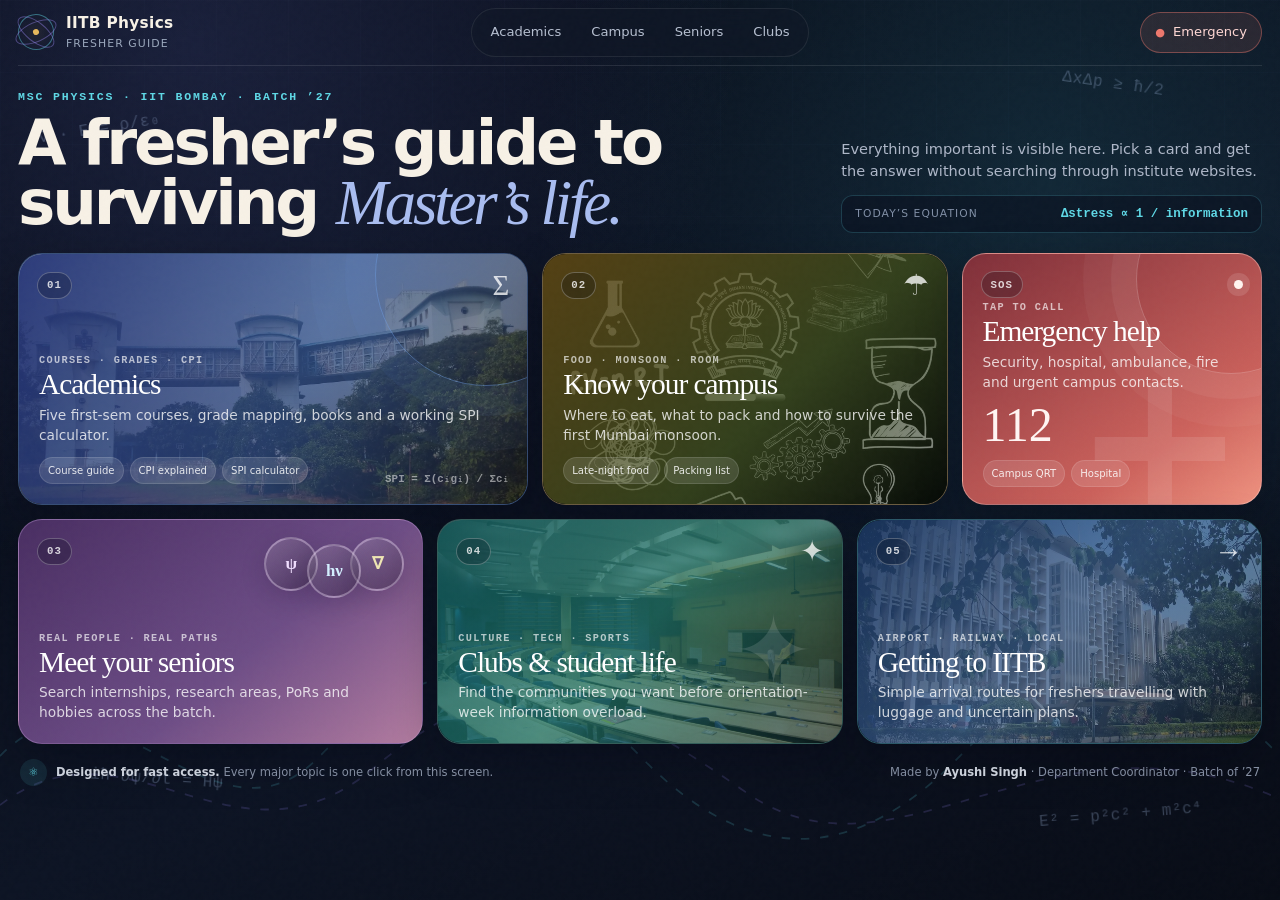
<file: index.html>
<!doctype html>
<html lang="en">
<head>
  <meta charset="utf-8">
  <meta name="viewport" content="width=device-width,initial-scale=1">
  <meta name="description" content="A clear, colourful and interactive fresher guide for incoming IIT Bombay MSc Physics students.">
  <meta name="theme-color" content="#0a0f1d">
  <title>IIT Bombay Fresher Guide — Physics</title>
  <link rel="stylesheet" href="./styles.css">
</head>
<body class="home physics-dashboard-page">
  <a class="skip-link" href="#guide-grid">Skip to guide</a>

  <div class="physics-sky" aria-hidden="true">
    <span class="formula f1">∇ · E = ρ/ε₀</span>
    <span class="formula f2">ΔxΔp ≥ ħ/2</span>
    <span class="formula f3">iħ ∂ψ/∂t = Ĥψ</span>
    <span class="formula f4">E² = p²c² + m²c⁴</span>
    <svg class="wave-field" viewBox="0 0 1200 220" preserveAspectRatio="none">
      <path d="M0,110 C100,20 200,200 300,110 S500,20 600,110 S800,200 900,110 S1100,20 1200,110" />
      <path d="M0,150 C120,70 220,215 350,120 S560,55 700,140 S980,60 1200,145" />
    </svg>
  </div>

  <nav class="dashboard-nav" aria-label="Primary navigation">
    <a class="dashboard-brand" href="./index.html">
      <span class="brand-orbit" aria-hidden="true"><i></i></span>
      <span><strong>IITB Physics</strong><small>Fresher Guide</small></span>
    </a>
    <div class="dashboard-nav-links">
      <a href="./academics.html">Academics</a>
      <a href="./campus-life.html">Campus</a>
      <a href="./seniors.html">Seniors</a>
      <a href="./clubs.html">Clubs</a>
    </div>
    <a class="emergency-pill" href="./emergency.html"><span>●</span> Emergency</a>
  </nav>

  <main class="dashboard-main">
    <header class="dashboard-intro">
      <div>
        <p class="dashboard-kicker">MSc Physics · IIT Bombay · Batch ’27</p>
        <h1>A fresher’s guide to surviving <span>Master’s life.</span></h1>
      </div>
      <div class="intro-side">
        <p>Everything important is visible here. Pick a card and get the answer without searching through institute websites.</p>
        <div class="live-equation" aria-live="polite">
          <span>Today’s equation</span>
          <strong id="formula-ticker">Δstress ∝ 1 / information</strong>
        </div>
      </div>
    </header>

    <section id="guide-grid" class="dashboard-grid" aria-label="Fresher guide sections">
      <a class="dashboard-card academic-card card-wide" href="./academics.html" data-tilt>
        <img src="./assets/lecture-hall.webp" alt="Lecture hall at IIT Bombay">
        <div class="card-shade"></div>
        <div class="card-topline"><span class="card-index">01</span><span class="card-symbol">Σ</span></div>
        <div class="dashboard-card-content">
          <p class="card-label">Courses · Grades · CPI</p>
          <h2>Academics</h2>
          <p>Five first-sem courses, grade mapping, books and a working SPI calculator.</p>
          <div class="mini-links"><span>Course guide</span><span>CPI explained</span><span>SPI calculator</span></div>
        </div>
        <span class="open-card">Open academics ↗</span>
        <span class="card-equation">SPI = Σ(cᵢgᵢ) / Σcᵢ</span>
      </a>

      <a class="dashboard-card campus-card card-medium" href="./campus-life.html" data-tilt>
        <img src="./assets/hostel-h13.webp" alt="Hostel area at IIT Bombay">
        <div class="card-shade"></div>
        <div class="card-topline"><span class="card-index">02</span><span class="card-symbol">☂</span></div>
        <div class="dashboard-card-content">
          <p class="card-label">Food · Monsoon · Room</p>
          <h2>Know your campus</h2>
          <p>Where to eat, what to pack and how to survive the first Mumbai monsoon.</p>
          <div class="mini-links"><span>Late-night food</span><span>Packing list</span></div>
        </div>
        <span class="open-card">Explore campus ↗</span>
      </a>

      <a class="dashboard-card emergency-card card-narrow" href="./emergency.html" data-tilt>
        <div class="emergency-rings" aria-hidden="true"></div>
        <div class="card-topline"><span class="card-index">SOS</span><span class="pulse-dot"></span></div>
        <div class="dashboard-card-content">
          <p class="card-label">Tap to call</p>
          <h2>Emergency help</h2>
          <p>Security, hospital, ambulance, fire and urgent campus contacts.</p>
          <strong class="emergency-number">112</strong>
          <div class="mini-links"><span>Campus QRT</span><span>Hospital</span></div>
        </div>
        <span class="open-card">View contacts ↗</span>
      </a>

      <a class="dashboard-card seniors-card card-third" href="./seniors.html" data-tilt>
        <div class="portrait-stack physics-peer-stack" aria-hidden="true">
          <span>ψ</span>
          <span>hν</span>
          <span>∇</span>
        </div>
        <div class="card-topline"><span class="card-index">03</span><span class="card-symbol">ψ</span></div>
        <div class="dashboard-card-content">
          <p class="card-label">Real people · Real paths</p>
          <h2>Meet your seniors</h2>
          <p>Search internships, research areas, PoRs and hobbies across the batch.</p>
        </div>
        <span class="open-card">Browse profiles ↗</span>
      </a>

      <a class="dashboard-card clubs-card card-third" href="./clubs.html" data-tilt>
        <img src="./assets/main-building.webp" alt="IIT Bombay main building">
        <div class="card-shade"></div>
        <div class="card-topline"><span class="card-index">04</span><span class="card-symbol">✦</span></div>
        <div class="dashboard-card-content">
          <p class="card-label">Culture · Tech · Sports</p>
          <h2>Clubs & student life</h2>
          <p>Find the communities you want before orientation-week information overload.</p>
        </div>
        <span class="open-card">Find a club ↗</span>
      </a>

      <a class="dashboard-card transport-card card-third" href="./transport.html" data-tilt>
        <img src="./assets/main-gate.webp" alt="IIT Bombay main gate">
        <div class="card-shade"></div>
        <div class="card-topline"><span class="card-index">05</span><span class="card-symbol">→</span></div>
        <div class="dashboard-card-content">
          <p class="card-label">Airport · Railway · Local</p>
          <h2>Getting to IITB</h2>
          <p>Simple arrival routes for freshers travelling with luggage and uncertain plans.</p>
        </div>
        <span class="open-card">Plan your route ↗</span>
      </a>
    </section>

    <section class="dashboard-bottom" aria-label="Website information">
      <div class="bottom-note"><span>⚛</span><p><strong>Designed for fast access.</strong> Every major topic is one click from this screen.</p></div>
      <p class="maker-credit">Made by <strong>Ayushi Singh</strong> · Department Coordinator · Batch of ’27</p>
    </section>
  </main>

  <script src="./site.js"></script>
</body>
</html>
</file>
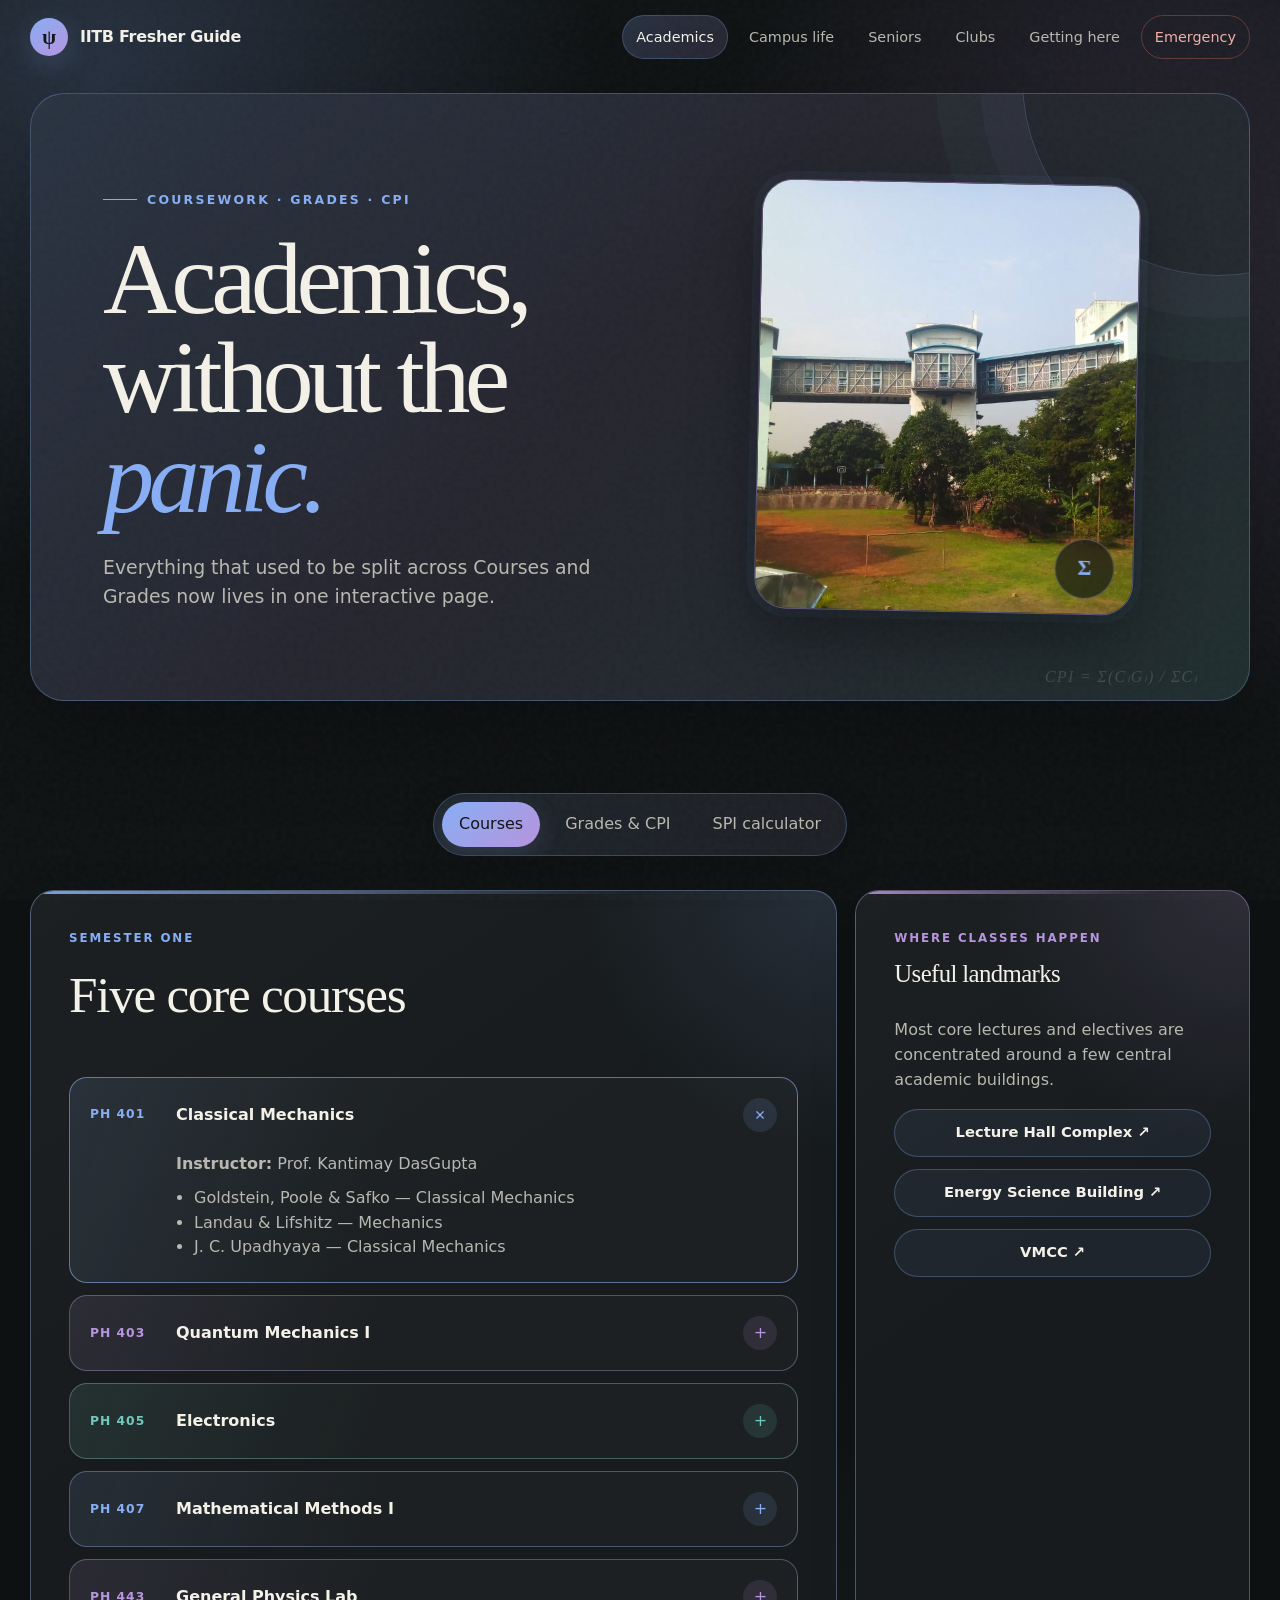
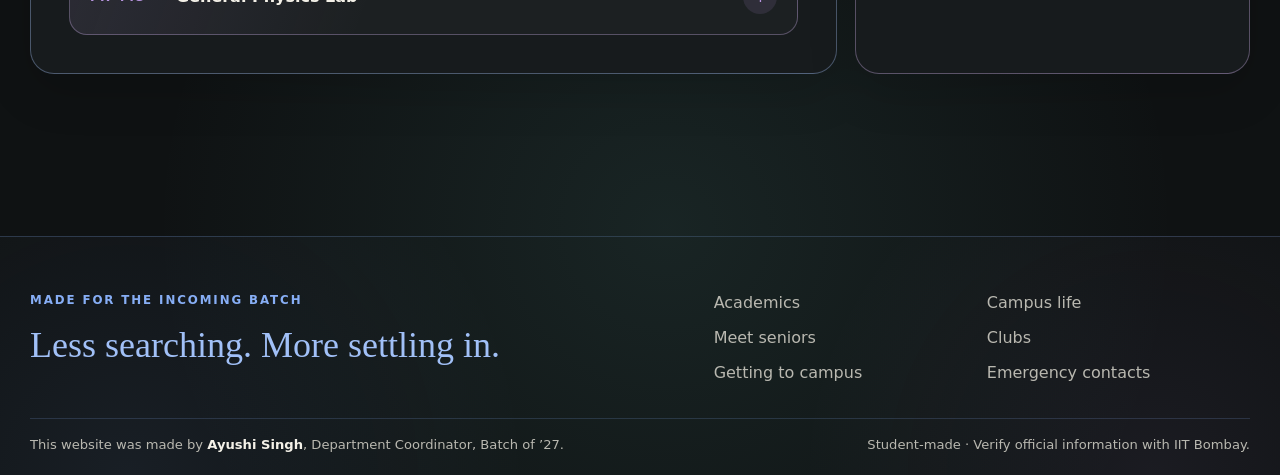
<file: academics.html>
<!doctype html><html lang="en"><head><meta charset="utf-8"><meta name="viewport" content="width=device-width,initial-scale=1"><meta name="description" content="First-semester courses, grades, CPI and SPI calculator for IIT Bombay MSc Physics freshers."><meta name="theme-color" content="#20243f"><title>Academics — IITB Fresher Guide</title><link rel="stylesheet" href="./styles.css"></head><body class="guide-page page-academics">
<a class="skip-link" href="#main">Skip to content</a>
<nav class="site-nav" aria-label="Primary navigation">
  <div class="shell nav-inner">
    <a class="brand" href="./index.html"><span class="brand-mark">ψ</span><span>IITB Fresher Guide</span></a>
    <button class="menu-toggle" type="button" aria-label="Open navigation" aria-expanded="false">☰</button>
    <div class="nav-links">
      <a href="./academics.html">Academics</a>
      <a href="./campus-life.html">Campus life</a>
      <a href="./seniors.html">Seniors</a>
      <a href="./clubs.html">Clubs</a>
      <a href="./transport.html">Getting here</a>
      <a class="nav-urgent" href="./emergency.html">Emergency</a>
    </div>
  </div>
</nav><main id="main">
<section class="page-hero"><div class="shell page-hero-grid"><div class="reveal"><p class="kicker">Coursework · Grades · CPI</p><h1 class="page-title">Academics, without the <em>panic.</em></h1><p class="lede">Everything that used to be split across Courses and Grades now lives in one interactive page.</p></div><figure class="page-visual reveal"><img src="./assets/lecture-hall.webp" alt="Large lecture hall at IIT Bombay"></figure></div></section>
<section class="section"><div class="shell"><div class="tab-bar" data-tabs=".academic-panel"><button class="tab-button" data-tab="courses" type="button">Courses</button><button class="tab-button" data-tab="grades" type="button">Grades & CPI</button><button class="tab-button" data-tab="calculator" type="button">SPI calculator</button></div>
<section id="courses" class="tab-panel academic-panel"><div class="content-grid"><div class="panel span-8"><p class="eyebrow">Semester one</p><h2>Five core courses</h2><div class="course-list">
<details class="course" open><summary><span class="course-code">PH 401</span><span class="course-title">Classical Mechanics</span><span class="course-plus">+</span></summary><div class="course-body"><strong>Instructor:</strong> Prof. Kantimay DasGupta<ul class="book-list"><li>Goldstein, Poole & Safko — Classical Mechanics</li><li>Landau & Lifshitz — Mechanics</li><li>J. C. Upadhyaya — Classical Mechanics</li></ul></div></details>
<details class="course"><summary><span class="course-code">PH 403</span><span class="course-title">Quantum Mechanics I</span><span class="course-plus">+</span></summary><div class="course-body"><strong>Instructor:</strong> Prof. Hridis Pal<ul class="book-list"><li>Nouredine Zettili — Quantum Mechanics</li><li>J. J. Sakurai — Modern Quantum Mechanics</li></ul></div></details>
<details class="course"><summary><span class="course-code">PH 405</span><span class="course-title">Electronics</span><span class="course-plus">+</span></summary><div class="course-body"><strong>Instructor:</strong> Prof. M. Maniraj<ul class="book-list"><li>Bryan H. Suits — Electronics for Physicists</li><li>Dennis L. Eggleston — Basic Electronics for Scientists and Engineers</li></ul></div></details>
<details class="course"><summary><span class="course-code">PH 407</span><span class="course-title">Mathematical Methods I</span><span class="course-plus">+</span></summary><div class="course-body"><strong>Instructor:</strong> Prof. Anirban Sain<ul class="book-list"><li>Arfken, Weber & Harris — Mathematical Methods for Physicists</li><li>Riley, Hobson & Bence — Mathematical Methods for Physics and Engineering</li></ul></div></details>
<details class="course"><summary><span class="course-code">PH 443</span><span class="course-title">General Physics Lab</span><span class="course-plus">+</span></summary><div class="course-body"><strong>Instructor:</strong> Prof. Pradip Sarin<p>Keep lab records current. A neat graph and uncertainty analysis are part of the experiment, not decoration.</p></div></details>
</div></div><aside class="panel span-4"><p class="eyebrow">Where classes happen</p><h3>Useful landmarks</h3><p>Most core lectures and electives are concentrated around a few central academic buildings.</p><div class="course-list"><a class="btn btn-secondary" target="_blank" rel="noopener" href="https://www.google.com/maps/search/?api=1&query=Lecture+Hall+Complex+IIT+Bombay">Lecture Hall Complex ↗</a><a class="btn btn-secondary" target="_blank" rel="noopener" href="https://www.google.com/maps/search/?api=1&query=DESE+IIT+Bombay">Energy Science Building ↗</a><a class="btn btn-secondary" target="_blank" rel="noopener" href="https://www.google.com/maps/search/?api=1&query=VMCC+IIT+Bombay">VMCC ↗</a></div></aside></div></section>
<section id="grades" class="tab-panel academic-panel"><div class="content-grid"><div class="panel span-7"><p class="eyebrow">Grade-point ladder</p><h2>How letter grades map to points</h2><div class="grade-ladder"><div class="grade-row"><span class="grade-letter">AP / AA</span><span class="grade-point">10</span><span>Top grade</span></div><div class="grade-row"><span class="grade-letter">AB</span><span class="grade-point">9</span><span>Excellent</span></div><div class="grade-row"><span class="grade-letter">BB</span><span class="grade-point">8</span><span>Very good</span></div><div class="grade-row"><span class="grade-letter">BC</span><span class="grade-point">7</span><span>Good</span></div><div class="grade-row"><span class="grade-letter">CC</span><span class="grade-point">6</span><span>Average</span></div><div class="grade-row"><span class="grade-letter">CD</span><span class="grade-point">5</span><span>Below average</span></div><div class="grade-row"><span class="grade-letter">DD</span><span class="grade-point">4</span><span>Minimum passing grade</span></div><div class="grade-row"><span class="grade-letter">FR / FF</span><span class="grade-point">0</span><span>Fail; action depends on course and rule</span></div></div></div><div class="panel span-5"><p class="eyebrow">Terms you will see</p><h3>DX, II, W and AU</h3><p><strong>DX</strong> generally denotes an attendance-related failure. <strong>II</strong> is incomplete, often connected to an approved missed examination. <strong>W</strong> indicates withdrawal. <strong>AU</strong> is audit status.</p><p>Academic regulations and deadlines can change. Treat this page as orientation, then verify the current rule in ASC and official institute communication.</p></div></div></section>
<section id="calculator" class="tab-panel academic-panel"><div class="content-grid"><div class="panel span-8"><p class="eyebrow">Interactive tool</p><h2>Estimate your SPI</h2><p>Add courses, credits and expected grade points. The result is a weighted average.</p><div class="calculator" id="spi-calculator"><div id="calc-rows"></div><div class="calc-actions"><button class="btn btn-secondary" id="add-course" type="button">+ Add course</button><button class="btn btn-primary" id="calculate-spi" type="button">Calculate SPI</button></div><div class="calc-result" aria-live="polite"><span>Estimated SPI</span><strong id="spi-result">0.00</strong></div></div></div><aside class="panel span-4"><p class="eyebrow">Formula</p><h3>Weighted mean</h3><p>SPI = Σ(credit × grade point) / Σ(credits)</p><p>The calculator runs entirely in your browser and does not store course information.</p></aside></div></section>
</div></section></main>
<footer class="site-footer">
  <div class="shell footer-main">
    <div><p class="eyebrow">Made for the incoming batch</p><h2 class="footer-title">Less searching. More settling in.</h2></div>
    <div class="footer-links"><a href="./academics.html">Academics</a><a href="./campus-life.html">Campus life</a><a href="./seniors.html">Meet seniors</a><a href="./clubs.html">Clubs</a><a href="./transport.html">Getting to campus</a><a href="./emergency.html">Emergency contacts</a></div>
  </div>
  <div class="shell credit-band"><span>This website was made by <strong>Ayushi Singh</strong>, Department Coordinator, Batch of ’27.</span><span>Student-made · Verify official information with IIT Bombay.</span></div>
</footer>
<script src="./site.js"></script>
<script>
const rows=document.querySelector('#calc-rows');
const gradeOptions=[['AP / AA',10],['AB',9],['BB',8],['BC',7],['CC',6],['CD',5],['DD',4],['FR / FF',0]];
function addRow(name='',credits=6,point=8){const row=document.createElement('div');row.className='calc-row';row.innerHTML=`<input class="field" aria-label="Course name" placeholder="Course name" value="${name}"><input class="field" aria-label="Credits" type="number" min="0" step=".5" value="${credits}"><select class="field grade-select" aria-label="Expected grade">${gradeOptions.map(([g,p])=>`<option value="${p}" ${p===point?'selected':''}>${g} (${p})</option>`).join('')}</select><button class="remove-row" type="button" aria-label="Remove course">×</button>`;row.querySelector('.remove-row').addEventListener('click',()=>row.remove());rows.appendChild(row)}
[['Classical Mechanics',6,8],['Quantum Mechanics I',6,8],['Electronics',6,8],['Mathematical Methods I',6,8],['General Physics Lab',4,8]].forEach(x=>addRow(...x));
document.querySelector('#add-course').addEventListener('click',()=>addRow());document.querySelector('#calculate-spi').addEventListener('click',()=>{let weighted=0,total=0;document.querySelectorAll('.calc-row').forEach(row=>{const c=Number(row.children[1].value);const p=Number(row.children[2].value);if(c>0){weighted+=c*p;total+=c}});document.querySelector('#spi-result').textContent=total?(weighted/total).toFixed(2):'0.00'});
</script></body></html>
</file>
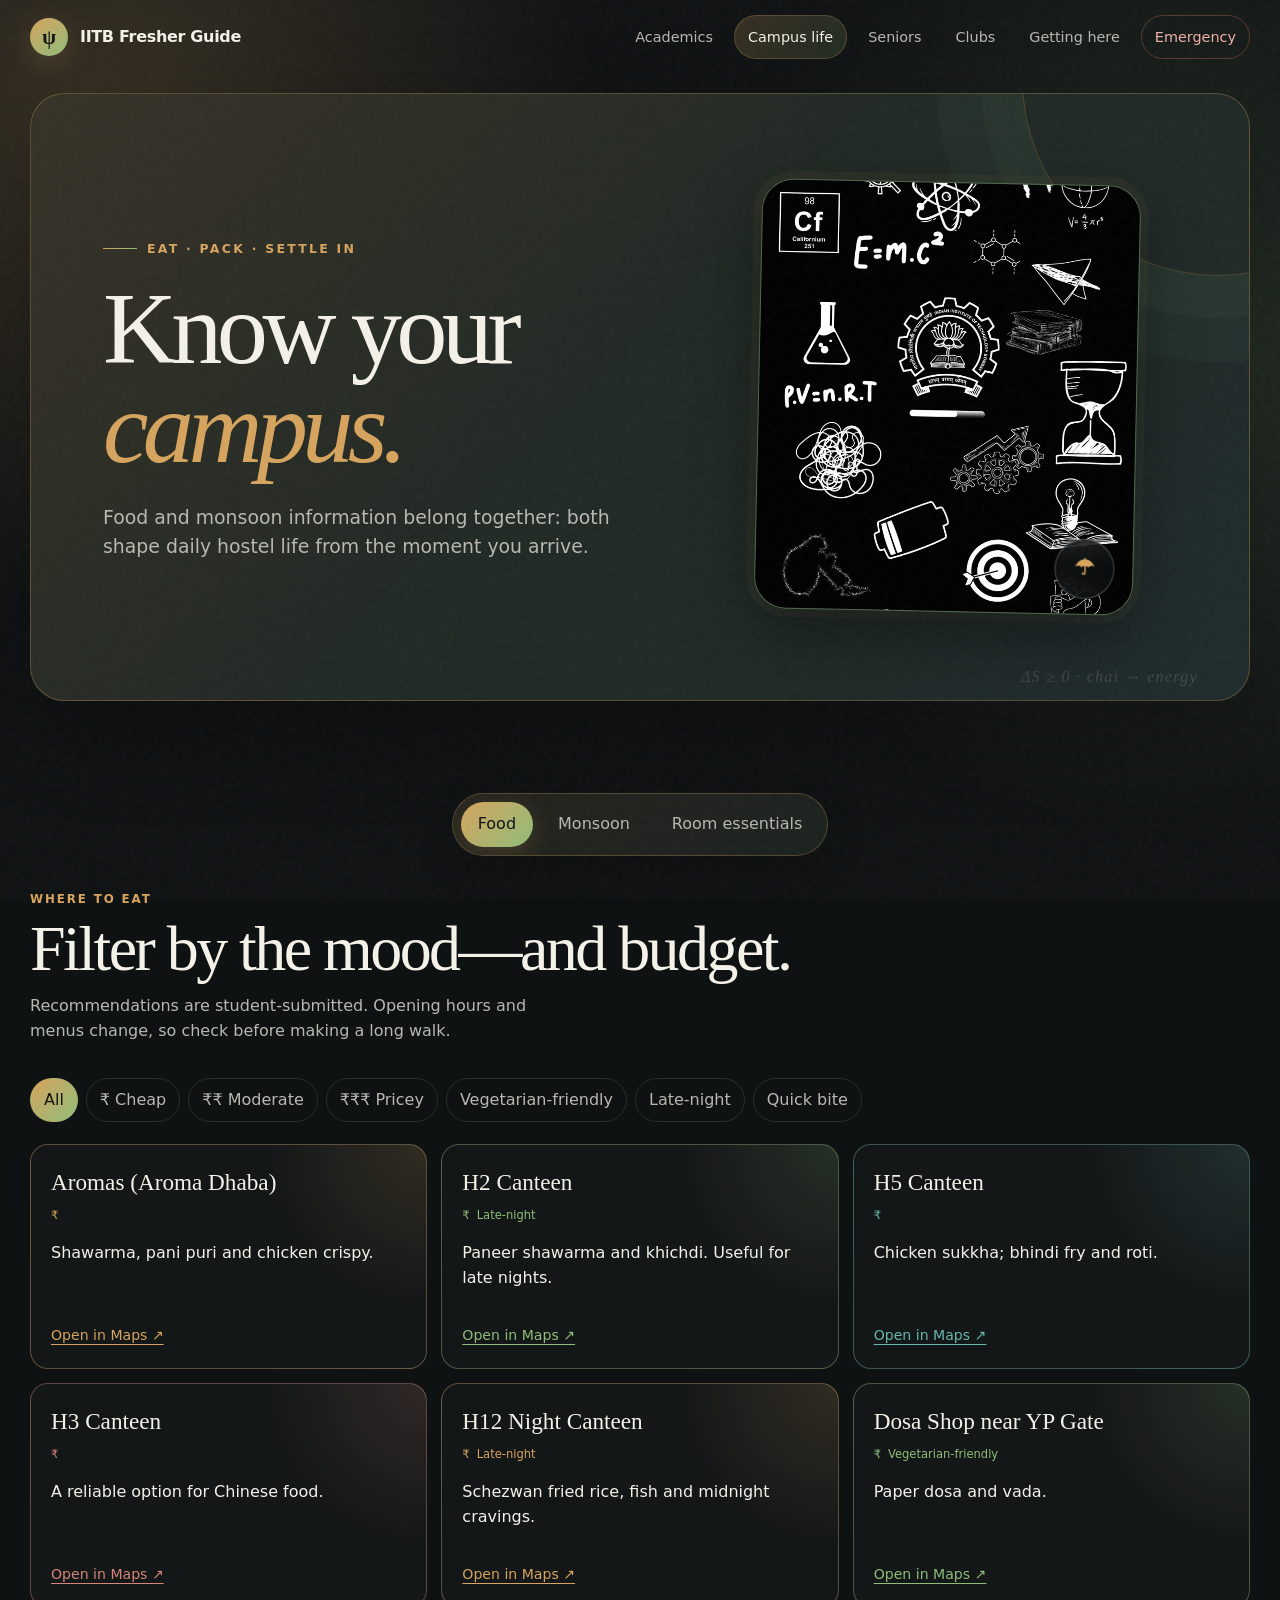
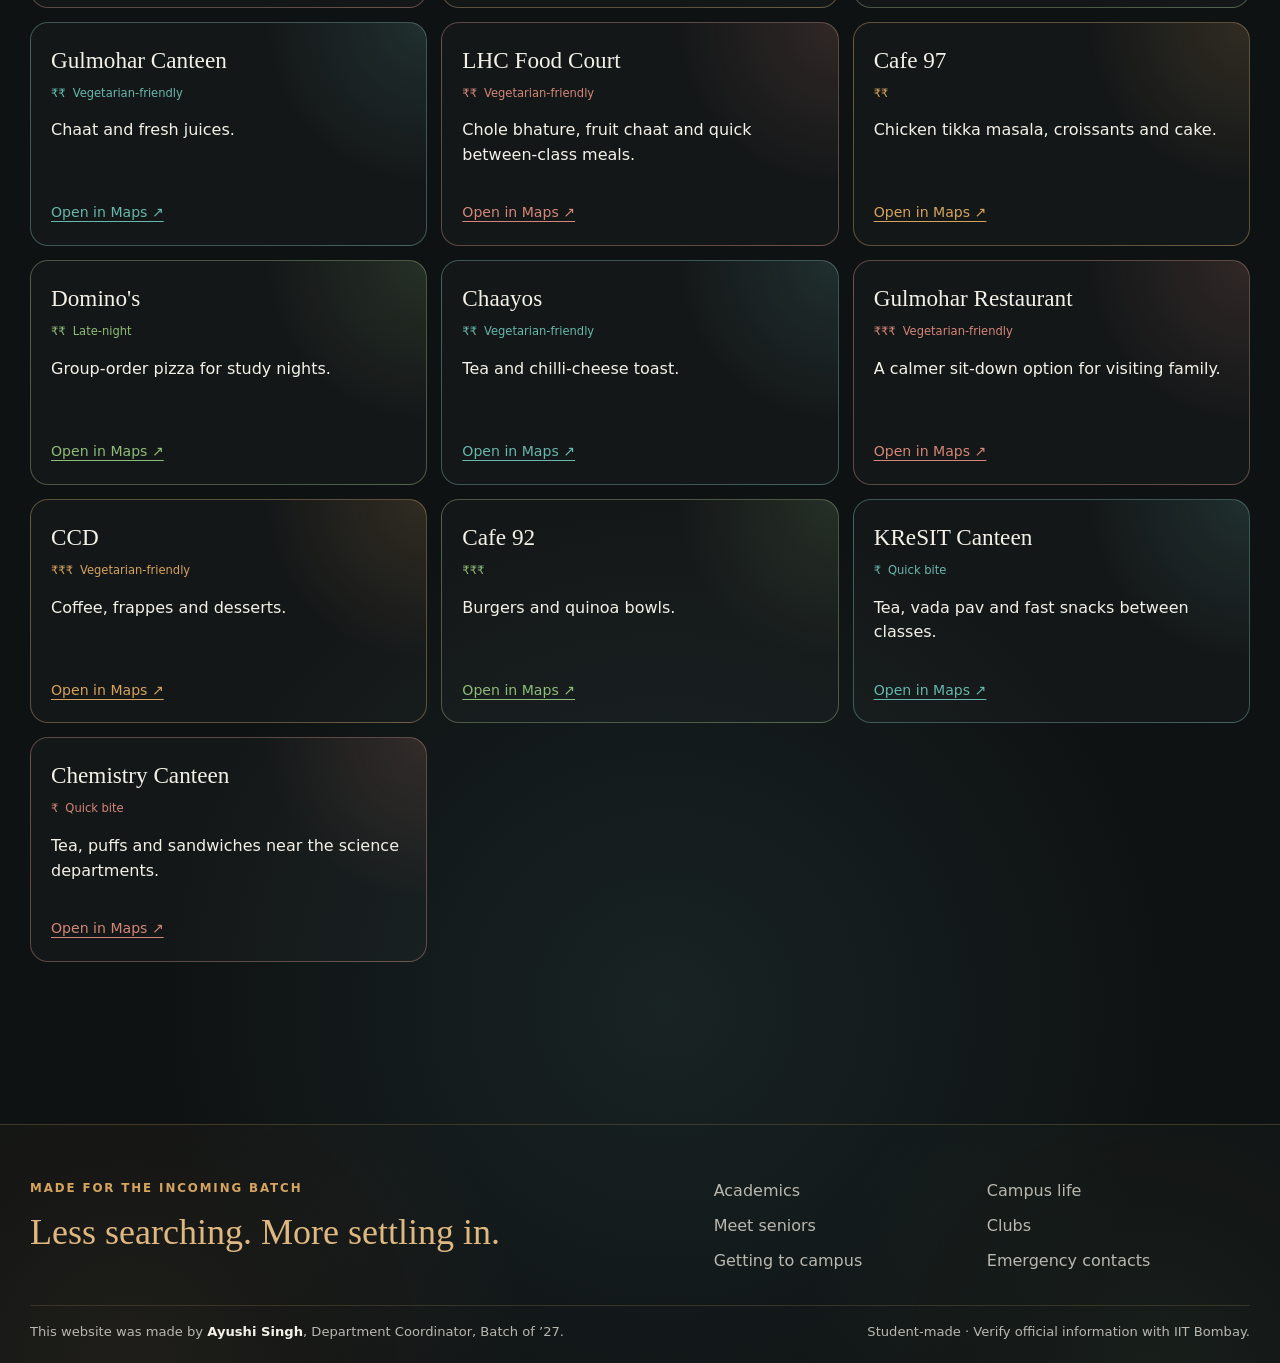
<file: campus-life.html>
<!doctype html><html lang="en"><head><meta charset="utf-8"><meta name="viewport" content="width=device-width,initial-scale=1"><meta name="description" content="Food, monsoon survival and campus essentials for incoming IIT Bombay students."><meta name="theme-color" content="#263322"><title>Know Your Campus — IITB Fresher Guide</title><link rel="stylesheet" href="./styles.css"></head><body class="guide-page page-campus">
<a class="skip-link" href="#main">Skip to content</a>
<nav class="site-nav" aria-label="Primary navigation">
  <div class="shell nav-inner">
    <a class="brand" href="./index.html"><span class="brand-mark">ψ</span><span>IITB Fresher Guide</span></a>
    <button class="menu-toggle" type="button" aria-label="Open navigation" aria-expanded="false">☰</button>
    <div class="nav-links">
      <a href="./academics.html">Academics</a>
      <a href="./campus-life.html">Campus life</a>
      <a href="./seniors.html">Seniors</a>
      <a href="./clubs.html">Clubs</a>
      <a href="./transport.html">Getting here</a>
      <a class="nav-urgent" href="./emergency.html">Emergency</a>
    </div>
  </div>
</nav><main id="main">
<section class="page-hero"><div class="shell page-hero-grid"><div class="reveal"><p class="kicker">Eat · Pack · Settle in</p><h1 class="page-title">Know your <em>campus.</em></h1><p class="lede">Food and monsoon information belong together: both shape daily hostel life from the moment you arrive.</p></div><figure class="page-visual reveal"><img src="./assets/hostel-h13.webp" alt="Hostel 13 at IIT Bombay"></figure></div></section>
<section class="section"><div class="shell"><div class="tab-bar" data-tabs=".campus-panel"><button class="tab-button" data-tab="food" type="button">Food</button><button class="tab-button" data-tab="monsoon" type="button">Monsoon</button><button class="tab-button" data-tab="essentials" type="button">Room essentials</button></div>
<section id="food" class="tab-panel campus-panel"><div class="section-head"><div><p class="eyebrow">Where to eat</p><h2 class="section-title">Filter by the mood—and budget.</h2><p class="section-copy">Recommendations are student-submitted. Opening hours and menus change, so check before making a long walk.</p></div></div><div class="filters" id="food-filters"><button class="filter-chip active" data-food="all">All</button><button class="filter-chip" data-food="cheap">₹ Cheap</button><button class="filter-chip" data-food="moderate">₹₹ Moderate</button><button class="filter-chip" data-food="pricey">₹₹₹ Pricey</button><button class="filter-chip" data-food="veg">Vegetarian-friendly</button><button class="filter-chip" data-food="late">Late-night</button><button class="filter-chip" data-food="quick">Quick bite</button></div><div class="food-grid" id="food-grid"><article class="food-card" data-tags="cheap"><h3>Aromas (Aroma Dhaba)</h3><div class="food-meta"><span>₹</span></div><p>Shawarma, pani puri and chicken crispy.</p><a class="map-link" target="_blank" rel="noopener" href="https://www.google.com/maps/search/?api=1&query=Aromas+(Aroma+Dhaba)+IIT+Bombay">Open in Maps ↗</a></article><article class="food-card" data-tags="cheap late"><h3>H2 Canteen</h3><div class="food-meta"><span>₹</span><span>Late-night</span></div><p>Paneer shawarma and khichdi. Useful for late nights.</p><a class="map-link" target="_blank" rel="noopener" href="https://www.google.com/maps/search/?api=1&query=H2+Canteen+IIT+Bombay">Open in Maps ↗</a></article><article class="food-card" data-tags="cheap"><h3>H5 Canteen</h3><div class="food-meta"><span>₹</span></div><p>Chicken sukkha; bhindi fry and roti.</p><a class="map-link" target="_blank" rel="noopener" href="https://www.google.com/maps/search/?api=1&query=H5+Canteen+IIT+Bombay">Open in Maps ↗</a></article><article class="food-card" data-tags="cheap"><h3>H3 Canteen</h3><div class="food-meta"><span>₹</span></div><p>A reliable option for Chinese food.</p><a class="map-link" target="_blank" rel="noopener" href="https://www.google.com/maps/search/?api=1&query=H3+Canteen+IIT+Bombay">Open in Maps ↗</a></article><article class="food-card" data-tags="cheap late"><h3>H12 Night Canteen</h3><div class="food-meta"><span>₹</span><span>Late-night</span></div><p>Schezwan fried rice, fish and midnight cravings.</p><a class="map-link" target="_blank" rel="noopener" href="https://www.google.com/maps/search/?api=1&query=H12+Night+Canteen+IIT+Bombay">Open in Maps ↗</a></article><article class="food-card" data-tags="cheap veg"><h3>Dosa Shop near YP Gate</h3><div class="food-meta"><span>₹</span><span>Vegetarian-friendly</span></div><p>Paper dosa and vada.</p><a class="map-link" target="_blank" rel="noopener" href="https://www.google.com/maps/search/?api=1&query=Dosa+Shop+near+YP+Gate+IIT+Bombay">Open in Maps ↗</a></article><article class="food-card" data-tags="moderate veg"><h3>Gulmohar Canteen</h3><div class="food-meta"><span>₹₹</span><span>Vegetarian-friendly</span></div><p>Chaat and fresh juices.</p><a class="map-link" target="_blank" rel="noopener" href="https://www.google.com/maps/search/?api=1&query=Gulmohar+Canteen+IIT+Bombay">Open in Maps ↗</a></article><article class="food-card" data-tags="moderate veg"><h3>LHC Food Court</h3><div class="food-meta"><span>₹₹</span><span>Vegetarian-friendly</span></div><p>Chole bhature, fruit chaat and quick between-class meals.</p><a class="map-link" target="_blank" rel="noopener" href="https://www.google.com/maps/search/?api=1&query=LHC+Food+Court+IIT+Bombay">Open in Maps ↗</a></article><article class="food-card" data-tags="moderate"><h3>Cafe 97</h3><div class="food-meta"><span>₹₹</span></div><p>Chicken tikka masala, croissants and cake.</p><a class="map-link" target="_blank" rel="noopener" href="https://www.google.com/maps/search/?api=1&query=Cafe+97+IIT+Bombay">Open in Maps ↗</a></article><article class="food-card" data-tags="moderate late"><h3>Domino's</h3><div class="food-meta"><span>₹₹</span><span>Late-night</span></div><p>Group-order pizza for study nights.</p><a class="map-link" target="_blank" rel="noopener" href="https://www.google.com/maps/search/?api=1&query=Domino's+IIT+Bombay">Open in Maps ↗</a></article><article class="food-card" data-tags="moderate veg"><h3>Chaayos</h3><div class="food-meta"><span>₹₹</span><span>Vegetarian-friendly</span></div><p>Tea and chilli-cheese toast.</p><a class="map-link" target="_blank" rel="noopener" href="https://www.google.com/maps/search/?api=1&query=Chaayos+IIT+Bombay">Open in Maps ↗</a></article><article class="food-card" data-tags="pricey veg"><h3>Gulmohar Restaurant</h3><div class="food-meta"><span>₹₹₹</span><span>Vegetarian-friendly</span></div><p>A calmer sit-down option for visiting family.</p><a class="map-link" target="_blank" rel="noopener" href="https://www.google.com/maps/search/?api=1&query=Gulmohar+Restaurant+IIT+Bombay">Open in Maps ↗</a></article><article class="food-card" data-tags="pricey veg"><h3>CCD</h3><div class="food-meta"><span>₹₹₹</span><span>Vegetarian-friendly</span></div><p>Coffee, frappes and desserts.</p><a class="map-link" target="_blank" rel="noopener" href="https://www.google.com/maps/search/?api=1&query=CCD+IIT+Bombay">Open in Maps ↗</a></article><article class="food-card" data-tags="pricey"><h3>Cafe 92</h3><div class="food-meta"><span>₹₹₹</span></div><p>Burgers and quinoa bowls.</p><a class="map-link" target="_blank" rel="noopener" href="https://www.google.com/maps/search/?api=1&query=Cafe+92+IIT+Bombay">Open in Maps ↗</a></article><article class="food-card" data-tags="cheap quick"><h3>KReSIT Canteen</h3><div class="food-meta"><span>₹</span><span>Quick bite</span></div><p>Tea, vada pav and fast snacks between classes.</p><a class="map-link" target="_blank" rel="noopener" href="https://www.google.com/maps/search/?api=1&query=KReSIT+Canteen+IIT+Bombay">Open in Maps ↗</a></article><article class="food-card" data-tags="cheap quick"><h3>Chemistry Canteen</h3><div class="food-meta"><span>₹</span><span>Quick bite</span></div><p>Tea, puffs and sandwiches near the science departments.</p><a class="map-link" target="_blank" rel="noopener" href="https://www.google.com/maps/search/?api=1&query=Chemistry+Canteen+IIT+Bombay">Open in Maps ↗</a></article></div></section>
<section id="monsoon" class="tab-panel campus-panel"><div class="content-grid"><div class="panel span-7"><p class="eyebrow">Interactive packing list</p><h2>Monsoon kit</h2><p>Tick items as you pack. Your progress is saved in this browser.</p><div class="checklist" id="monsoon-list"><label class="check"><input type="checkbox" data-key="umbrella"><span><strong>Sturdy umbrella</strong><small>Small folding umbrellas often lose against Mumbai wind.</small></span></label><label class="check"><input type="checkbox" data-key="raincoat"><span><strong>Good raincoat</strong><small>Useful when you need both hands for a bag or bicycle.</small></span></label><label class="check"><input type="checkbox" data-key="waterproof"><span><strong>Waterproof laptop layer</strong><small>Use a sleeve plus a waterproof outer bag.</small></span></label><label class="check"><input type="checkbox" data-key="footwear"><span><strong>Quick-drying footwear</strong><small>Keep one dry pair reserved for classes and labs.</small></span></label><label class="check"><input type="checkbox" data-key="fungus"><span><strong>Moisture and fungus control</strong><small>Do not leave damp clothes or leather sealed in cupboards.</small></span></label><label class="check"><input type="checkbox" data-key="laundry"><span><strong>Use hostel laundry for drying</strong><small>Air-drying can remain slow during humid weeks.</small></span></label></div></div><aside class="panel span-5"><p class="eyebrow">Two mistakes to avoid</p><h3>Do not overpack bedding</h3><p>Mattresses, pillows, buckets, mugs and many room basics are available around the hostel area. Save luggage space for personal essentials.</p><h3>Do not hoard perishables</h3><p>Humidity shortens food life. Keep snacks sealed and avoid storing damp packaging.</p></aside></div></section>
<section id="essentials" class="tab-panel campus-panel"><div class="content-grid"><div class="panel span-6"><p class="eyebrow">Daily setup</p><h2>Where to buy basics</h2><div class="course-list"><article class="course"><div class="course-body" style="padding:20px"><strong>H12 / H13 / H14 cluster</strong><p>Buckets, mugs, toiletries and quick snacks.</p><a class="map-link" target="_blank" rel="noopener" href="https://www.google.com/maps/search/?api=1&query=Hostel+13+IIT+Bombay">Open area in Maps ↗</a></div></article><article class="course"><div class="course-body" style="padding:20px"><strong>Hostel 1 stationery and Xerox</strong><p>Notebooks, lab records, printing and copies.</p><a class="map-link" target="_blank" rel="noopener" href="https://www.google.com/maps/search/?api=1&query=Hostel+1+IIT+Bombay">Open in Maps ↗</a></div></article><article class="course"><div class="course-body" style="padding:20px"><strong>Dhun convenience store, H16</strong><p>Packaged food, daily essentials and late-night supplies.</p><a class="map-link" target="_blank" rel="noopener" href="https://www.google.com/maps/search/?api=1&query=Hostel+16+IIT+Bombay">Open in Maps ↗</a></div></article></div></div><div class="panel span-6"><p class="eyebrow">Bulk purchases</p><h2>One larger grocery run</h2><p>DMart in Hiranandani can be useful for shared room supplies, coffee and packaged snacks. Coordinate with batchmates rather than making repeated solo trips.</p><a class="btn btn-secondary" target="_blank" rel="noopener" href="https://www.google.com/maps/search/?api=1&query=DMart+Hiranandani+Powai">DMart in Maps ↗</a></div></div></section>
</div></section></main>
<footer class="site-footer">
  <div class="shell footer-main">
    <div><p class="eyebrow">Made for the incoming batch</p><h2 class="footer-title">Less searching. More settling in.</h2></div>
    <div class="footer-links"><a href="./academics.html">Academics</a><a href="./campus-life.html">Campus life</a><a href="./seniors.html">Meet seniors</a><a href="./clubs.html">Clubs</a><a href="./transport.html">Getting to campus</a><a href="./emergency.html">Emergency contacts</a></div>
  </div>
  <div class="shell credit-band"><span>This website was made by <strong>Ayushi Singh</strong>, Department Coordinator, Batch of ’27.</span><span>Student-made · Verify official information with IIT Bombay.</span></div>
</footer>
<script src="./site.js"></script><script>
const chips=[...document.querySelectorAll('[data-food]')],cards=[...document.querySelectorAll('.food-card')];chips.forEach(chip=>chip.addEventListener('click',()=>{chips.forEach(c=>c.classList.toggle('active',c===chip));const f=chip.dataset.food;cards.forEach(card=>card.hidden=f!=='all'&&!card.dataset.tags.split(' ').includes(f))}));
const checks=[...document.querySelectorAll('#monsoon-list input')];checks.forEach(box=>{const key='iitb-pack-'+box.dataset.key;box.checked=localStorage.getItem(key)==='1';box.closest('.check').classList.toggle('done',box.checked);box.addEventListener('change',()=>{localStorage.setItem(key,box.checked?'1':'0');box.closest('.check').classList.toggle('done',box.checked)})});
</script></body></html>
</file>
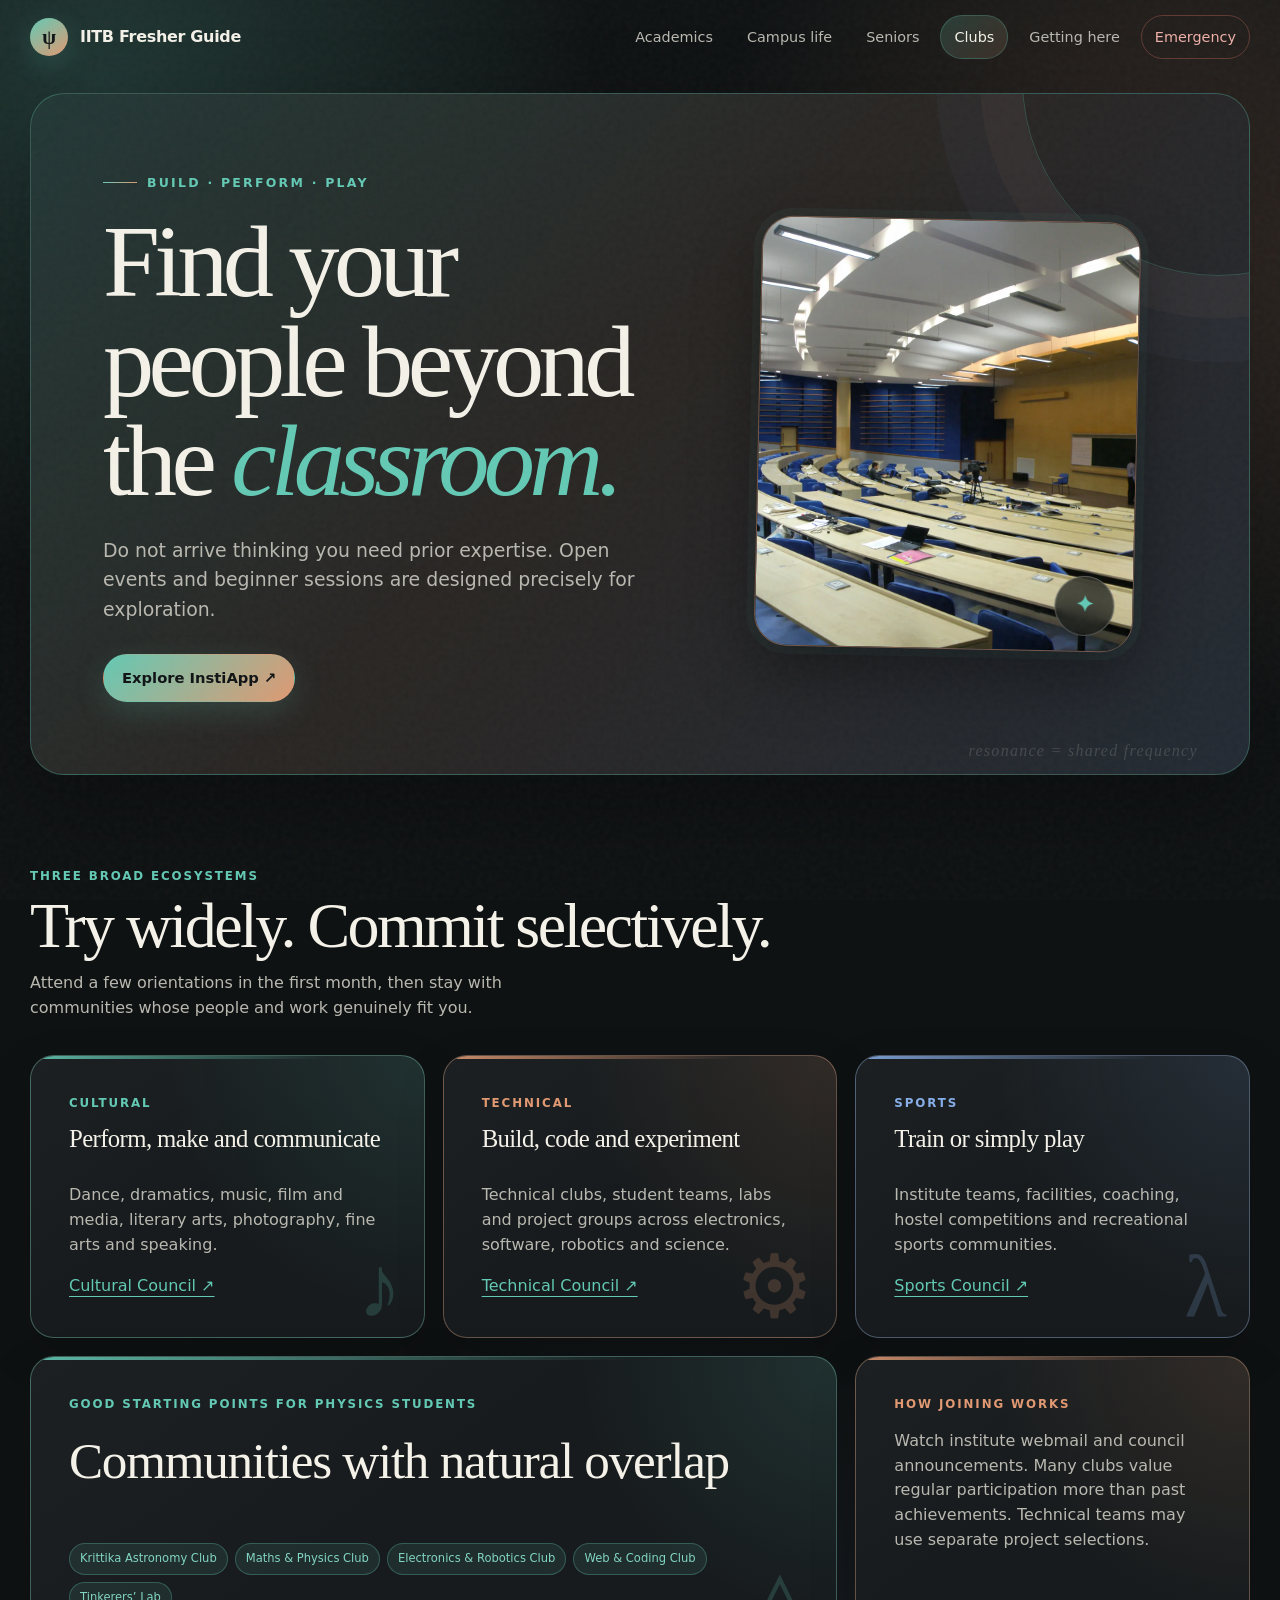
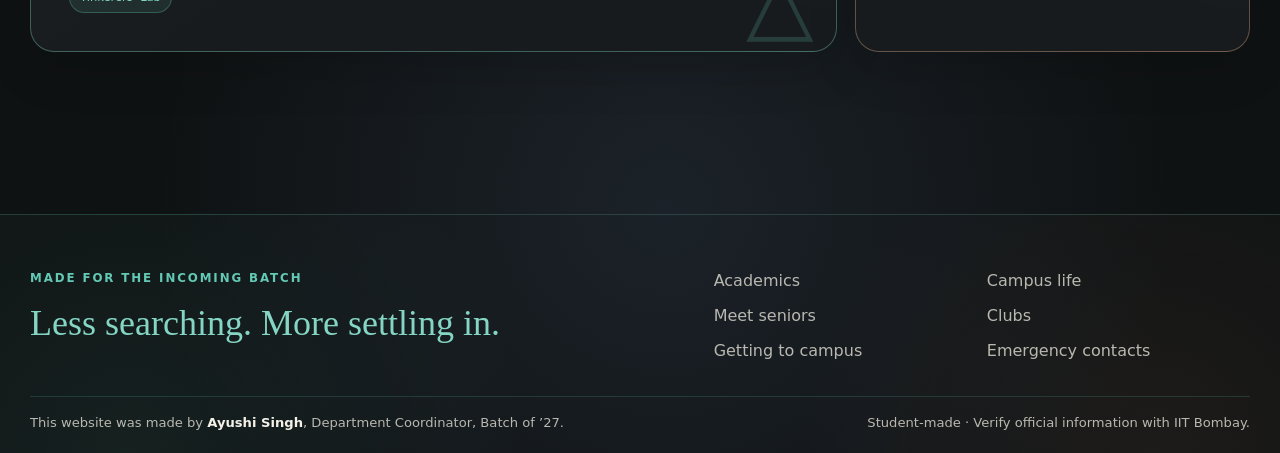
<file: clubs.html>
<!doctype html><html lang="en"><head><meta charset="utf-8"><meta name="viewport" content="width=device-width,initial-scale=1"><meta name="theme-color" content="#17363a"><meta name="description" content="Explore cultural, technical and sports clubs at IIT Bombay."><title>Clubs & Student Life — IITB Fresher Guide</title><link rel="stylesheet" href="./styles.css"></head><body class="guide-page page-clubs"><a class="skip-link" href="#main">Skip to content</a><nav class="site-nav" aria-label="Primary navigation"><div class="shell nav-inner"><a class="brand" href="./index.html"><span class="brand-mark">ψ</span><span>IITB Fresher Guide</span></a><button class="menu-toggle" type="button" aria-label="Open navigation" aria-expanded="false">☰</button><div class="nav-links"><a href="./academics.html">Academics</a><a href="./campus-life.html">Campus life</a><a href="./seniors.html">Seniors</a><a href="./clubs.html">Clubs</a><a href="./transport.html">Getting here</a><a class="nav-urgent" href="./emergency.html">Emergency</a></div></div></nav><main id="main"><section class="page-hero"><div class="shell page-hero-grid"><div><p class="kicker">Build · Perform · Play</p><h1 class="page-title">Find your people beyond the <em>classroom.</em></h1><p class="lede">Do not arrive thinking you need prior expertise. Open events and beginner sessions are designed precisely for exploration.</p><div class="hero-actions"><a class="btn btn-primary" target="_blank" rel="noopener" href="https://gymkhana.iitb.ac.in/instiapp/explore">Explore InstiApp ↗</a></div></div><figure class="page-visual"><img src="./assets/main-building.webp" alt="IIT Bombay Main Building"></figure></div></section><section class="section"><div class="shell"><div class="section-head"><div><p class="eyebrow">Three broad ecosystems</p><h2 class="section-title">Try widely. Commit selectively.</h2><p class="section-copy">Attend a few orientations in the first month, then stay with communities whose people and work genuinely fit you.</p></div></div><div class="content-grid"><article class="panel span-4"><p class="eyebrow">Cultural</p><h3>Perform, make and communicate</h3><p>Dance, dramatics, music, film and media, literary arts, photography, fine arts and speaking.</p><a class="text-link" target="_blank" rel="noopener" href="https://gymkhana.iitb.ac.in/~cultural/">Cultural Council ↗</a></article><article class="panel span-4"><p class="eyebrow">Technical</p><h3>Build, code and experiment</h3><p>Technical clubs, student teams, labs and project groups across electronics, software, robotics and science.</p><a class="text-link" target="_blank" rel="noopener" href="https://tech-iitb.org/">Technical Council ↗</a></article><article class="panel span-4"><p class="eyebrow">Sports</p><h3>Train or simply play</h3><p>Institute teams, facilities, coaching, hostel competitions and recreational sports communities.</p><a class="text-link" target="_blank" rel="noopener" href="https://gymkhana.iitb.ac.in/~sports/">Sports Council ↗</a></article><article class="panel span-8"><p class="eyebrow">Good starting points for physics students</p><h2>Communities with natural overlap</h2><div class="card-tags"><span>Krittika Astronomy Club</span><span>Maths & Physics Club</span><span>Electronics & Robotics Club</span><span>Web & Coding Club</span><span>Tinkerers’ Lab</span></div></article><aside class="panel span-4"><p class="eyebrow">How joining works</p><p>Watch institute webmail and council announcements. Many clubs value regular participation more than past achievements. Technical teams may use separate project selections.</p></aside></div></div></section></main><footer class="site-footer"><div class="shell footer-main"><div><p class="eyebrow">Made for the incoming batch</p><h2 class="footer-title">Less searching. More settling in.</h2></div><div class="footer-links"><a href="./academics.html">Academics</a><a href="./campus-life.html">Campus life</a><a href="./seniors.html">Meet seniors</a><a href="./clubs.html">Clubs</a><a href="./transport.html">Getting to campus</a><a href="./emergency.html">Emergency contacts</a></div></div><div class="shell credit-band"><span>This website was made by <strong>Ayushi Singh</strong>, Department Coordinator, Batch of ’27.</span><span>Student-made · Verify official information with IIT Bombay.</span></div></footer><script src="./site.js"></script></body></html>
</file>
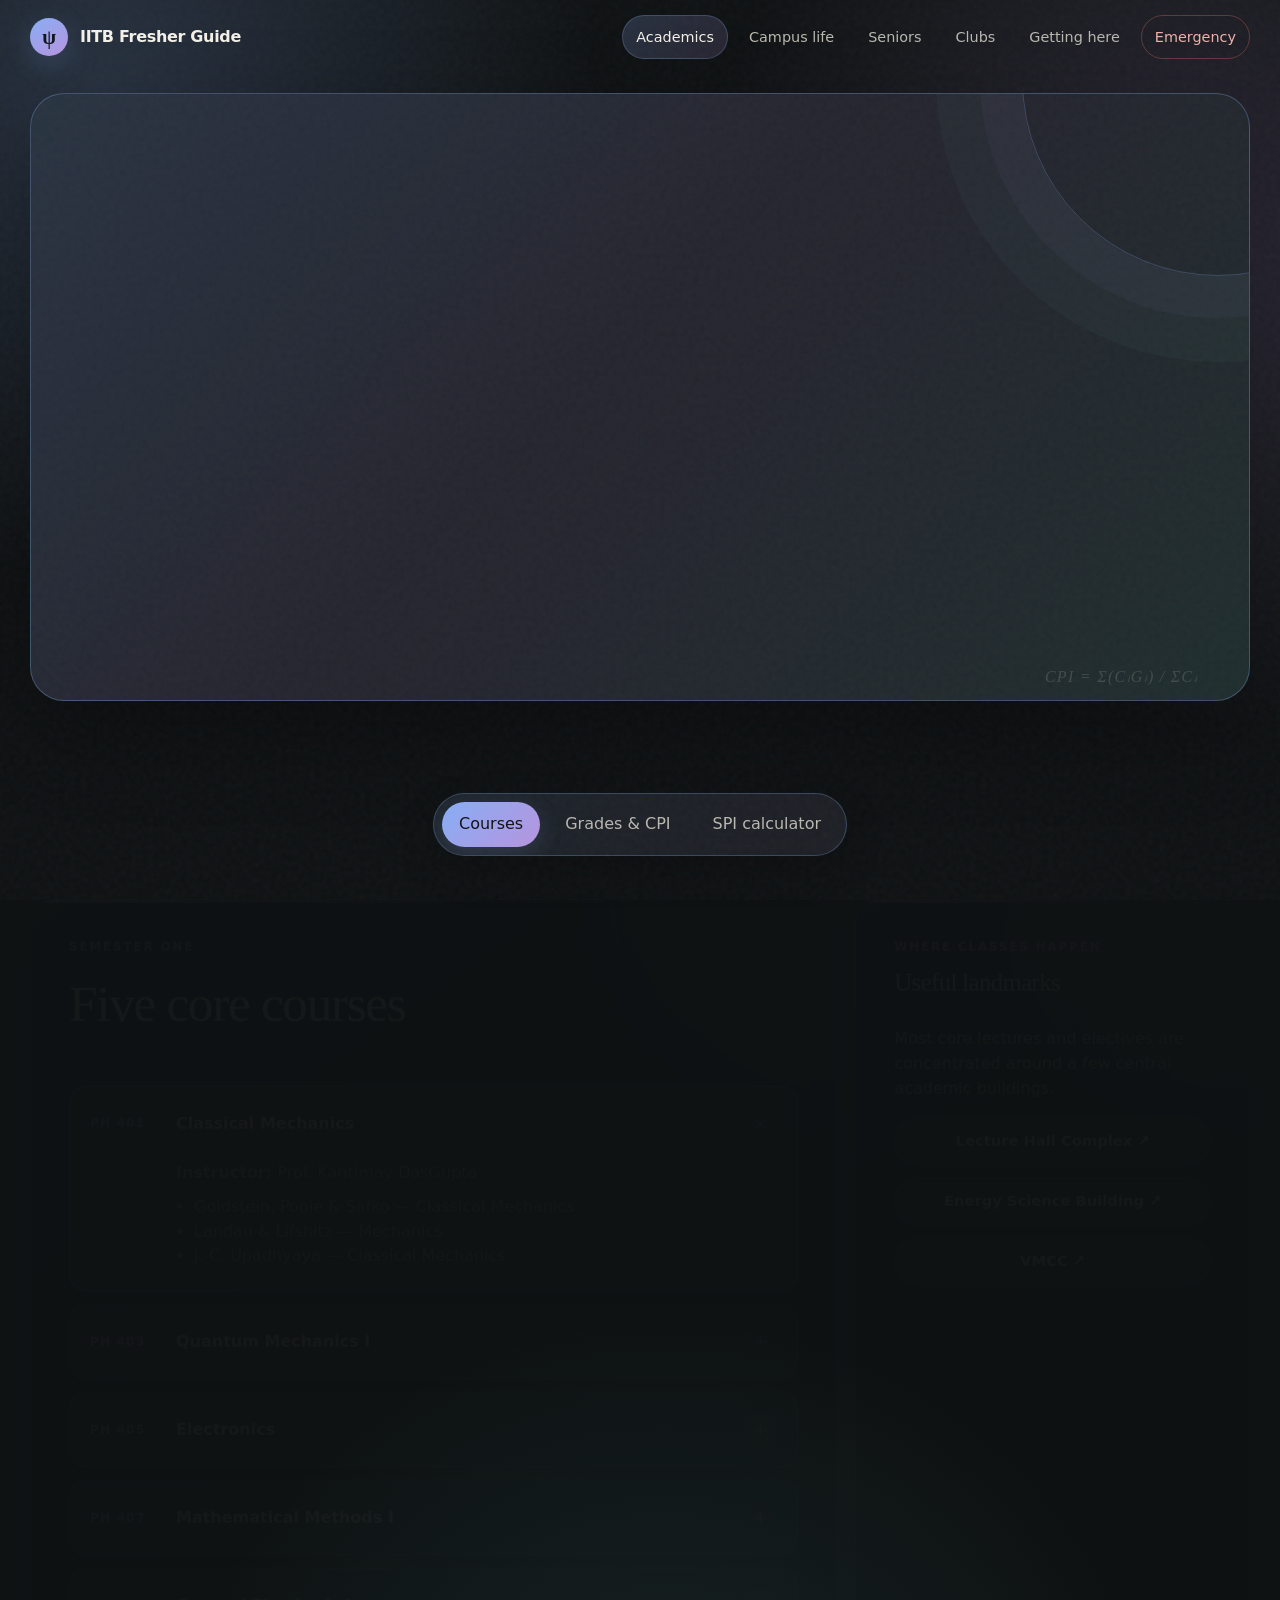
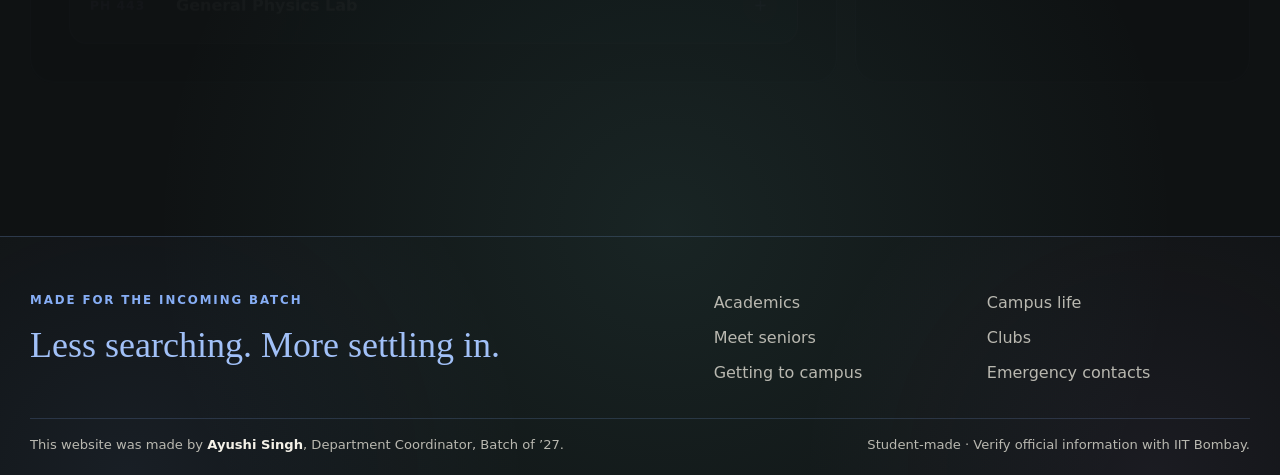
<file: courses.html>
<!doctype html><html lang="en"><head><meta charset="utf-8"><meta http-equiv="refresh" content="0; url=./academics.html#courses"><link rel="canonical" href="./academics.html#courses"><title>Redirecting…</title></head><body><p>Continue to <a href="./academics.html#courses">academics.html#courses</a>.</p></body></html>
</file>
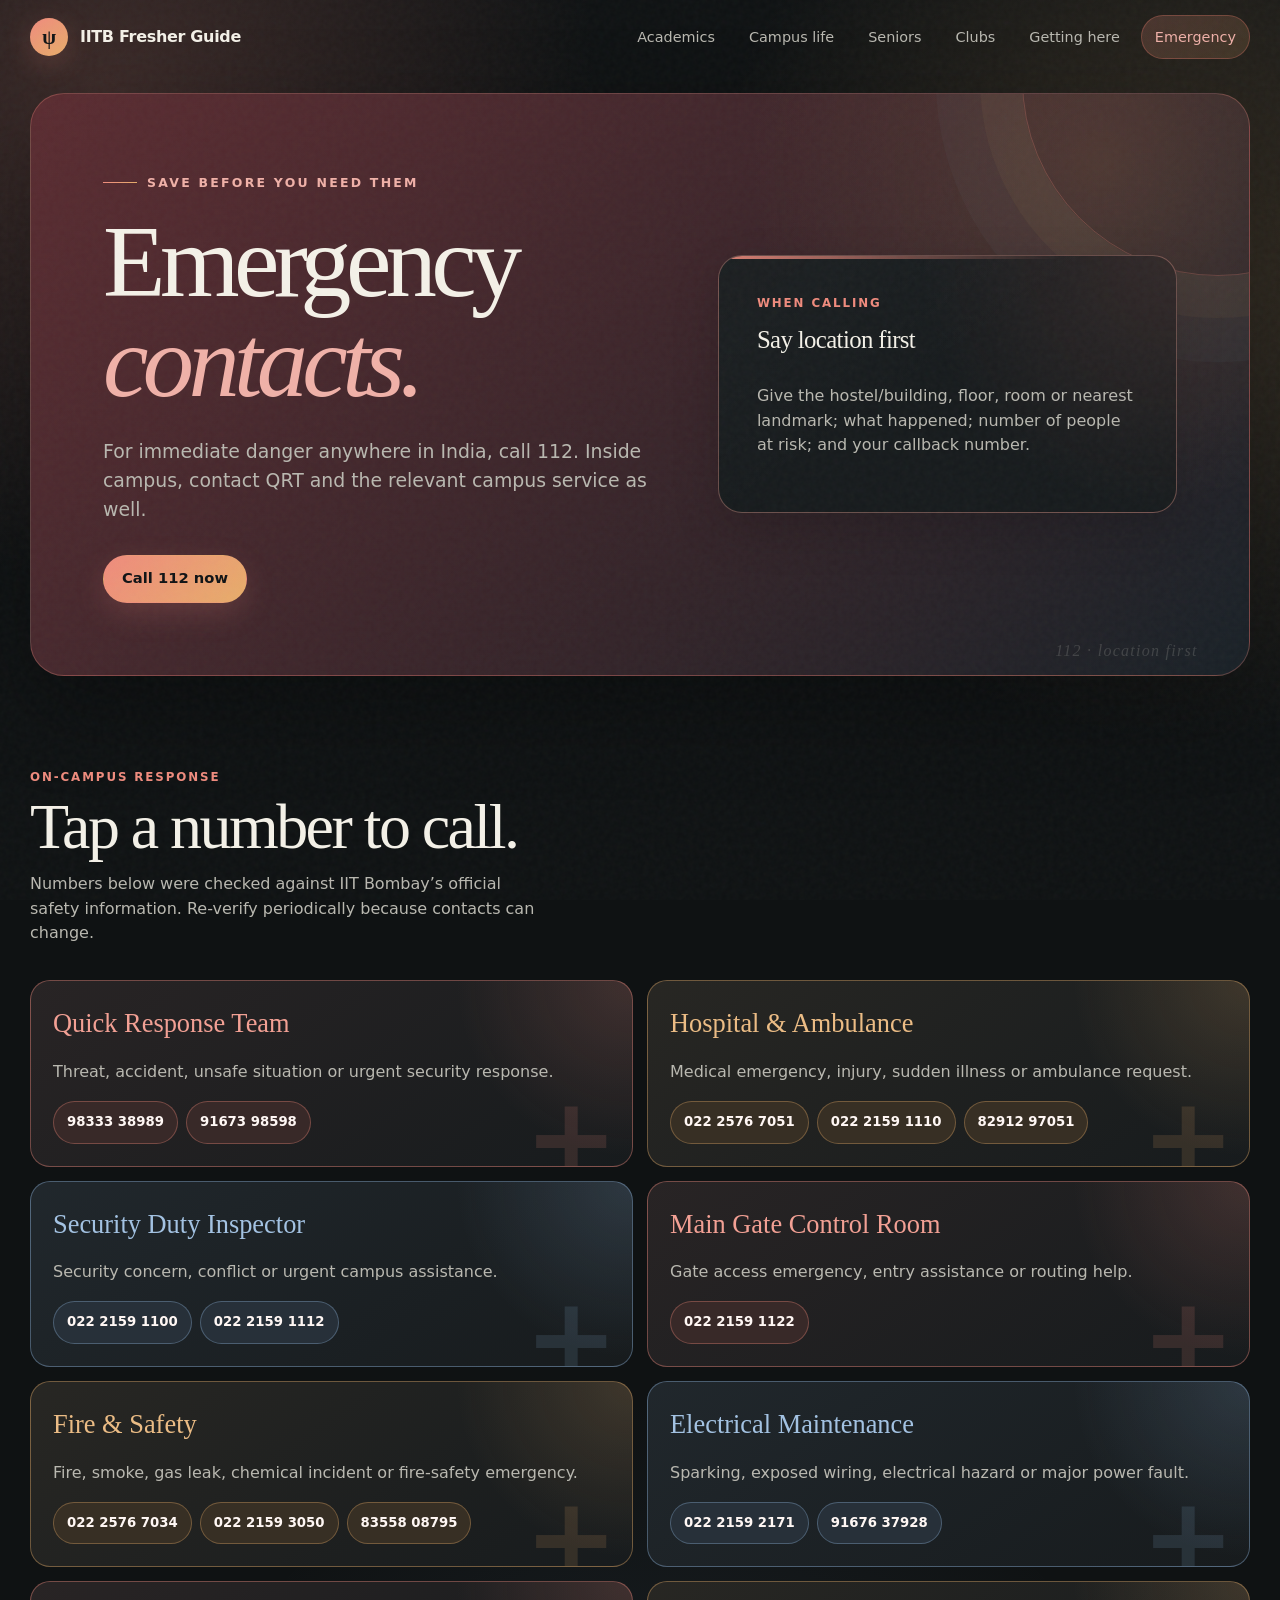
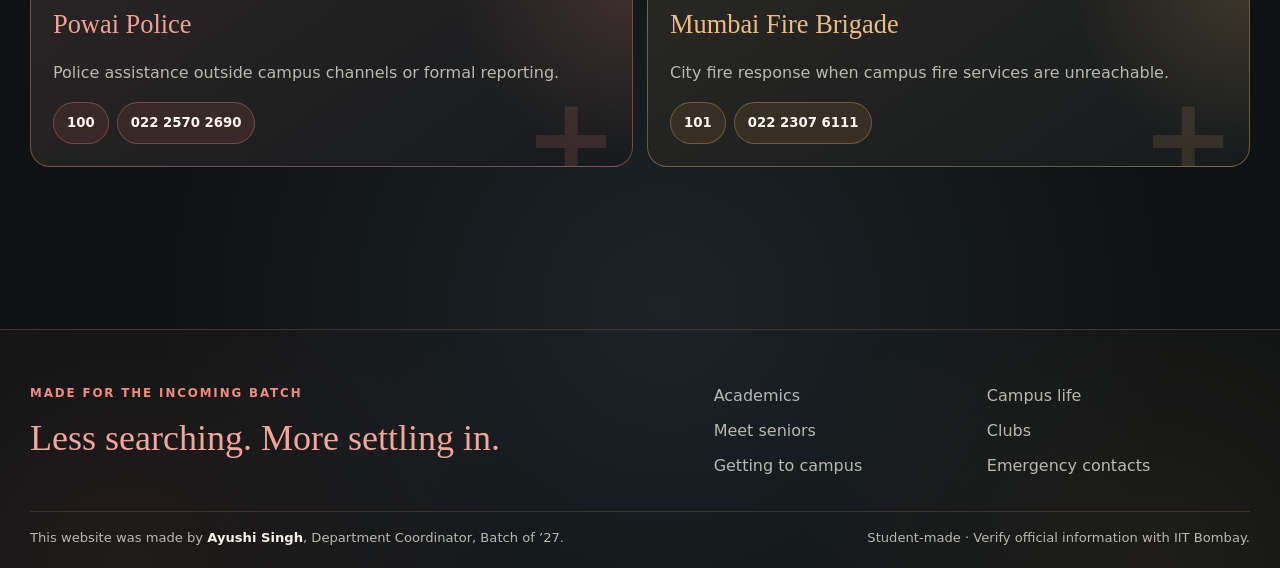
<file: emergency.html>
<!doctype html><html lang="en"><head><meta charset="utf-8"><meta name="viewport" content="width=device-width,initial-scale=1"><meta name="theme-color" content="#4b2425"><meta name="description" content="IIT Bombay emergency contacts for security, ambulance, hospital and fire response."><title>Emergency Contacts — IITB Fresher Guide</title><link rel="stylesheet" href="./styles.css"><style>.call-grid{display:grid;grid-template-columns:repeat(2,1fr);gap:14px}.call-card{padding:22px;border:1px solid rgba(214,111,98,.28);border-radius:20px;background:rgba(109,64,51,.36)}.call-card h2{margin:0 0 7px;font-family:Georgia,serif;font-size:1.65rem;font-weight:500}.call-card p{color:var(--muted)}.call-actions{display:flex;flex-wrap:wrap;gap:8px;margin-top:16px}.call-button{display:inline-flex;padding:10px 13px;border-radius:999px;background:var(--ink);color:var(--paper);font-weight:800;text-decoration:none;font-size:.83rem}.national{background:#6d4033!important}@media(max-width:720px){.call-grid{grid-template-columns:1fr}}</style></head><body class="guide-page page-emergency"><a class="skip-link" href="#main">Skip to content</a><nav class="site-nav" aria-label="Primary navigation"><div class="shell nav-inner"><a class="brand" href="./index.html"><span class="brand-mark">ψ</span><span>IITB Fresher Guide</span></a><button class="menu-toggle" type="button" aria-label="Open navigation" aria-expanded="false">☰</button><div class="nav-links"><a href="./academics.html">Academics</a><a href="./campus-life.html">Campus life</a><a href="./seniors.html">Seniors</a><a href="./clubs.html">Clubs</a><a href="./transport.html">Getting here</a><a class="nav-urgent" href="./emergency.html">Emergency</a></div></div></nav><main id="main"><section class="page-hero national"><div class="shell page-hero-grid"><div><p class="kicker" style="color:#f0b1a8">Save before you need them</p><h1 class="page-title">Emergency <em style="color:#f0b1a8">contacts.</em></h1><p class="lede">For immediate danger anywhere in India, call 112. Inside campus, contact QRT and the relevant campus service as well.</p><div class="hero-actions"><a class="btn btn-primary" href="tel:112">Call 112 now</a></div></div><div class="panel"><p class="eyebrow">When calling</p><h3>Say location first</h3><p>Give the hostel/building, floor, room or nearest landmark; what happened; number of people at risk; and your callback number.</p></div></div></section><section class="section"><div class="shell"><div class="section-head"><div><p class="eyebrow">On-campus response</p><h2 class="section-title">Tap a number to call.</h2><p class="section-copy">Numbers below were checked against IIT Bombay’s official safety information. Re-verify periodically because contacts can change.</p></div></div><div class="call-grid"><article class="call-card"><h2>Quick Response Team</h2><p>Threat, accident, unsafe situation or urgent security response.</p><div class="call-actions"><a class="call-button" href="tel:+919833338989">98333 38989</a><a class="call-button" href="tel:+919167398598">91673 98598</a></div></article><article class="call-card"><h2>Hospital & Ambulance</h2><p>Medical emergency, injury, sudden illness or ambulance request.</p><div class="call-actions"><a class="call-button" href="tel:+912225767051">022 2576 7051</a><a class="call-button" href="tel:+912221591110">022 2159 1110</a><a class="call-button" href="tel:+918291297051">82912 97051</a></div></article><article class="call-card"><h2>Security Duty Inspector</h2><p>Security concern, conflict or urgent campus assistance.</p><div class="call-actions"><a class="call-button" href="tel:+912221591100">022 2159 1100</a><a class="call-button" href="tel:+912221591112">022 2159 1112</a></div></article><article class="call-card"><h2>Main Gate Control Room</h2><p>Gate access emergency, entry assistance or routing help.</p><div class="call-actions"><a class="call-button" href="tel:+912221591122">022 2159 1122</a></div></article><article class="call-card"><h2>Fire & Safety</h2><p>Fire, smoke, gas leak, chemical incident or fire-safety emergency.</p><div class="call-actions"><a class="call-button" href="tel:+912225767034">022 2576 7034</a><a class="call-button" href="tel:+912221593050">022 2159 3050</a><a class="call-button" href="tel:+918355808795">83558 08795</a></div></article><article class="call-card"><h2>Electrical Maintenance</h2><p>Sparking, exposed wiring, electrical hazard or major power fault.</p><div class="call-actions"><a class="call-button" href="tel:+912221592171">022 2159 2171</a><a class="call-button" href="tel:+919167637928">91676 37928</a></div></article><article class="call-card"><h2>Powai Police</h2><p>Police assistance outside campus channels or formal reporting.</p><div class="call-actions"><a class="call-button" href="tel:100">100</a><a class="call-button" href="tel:+912225702690">022 2570 2690</a></div></article><article class="call-card"><h2>Mumbai Fire Brigade</h2><p>City fire response when campus fire services are unreachable.</p><div class="call-actions"><a class="call-button" href="tel:101">101</a><a class="call-button" href="tel:+912223076111">022 2307 6111</a></div></article></div></div></section></main><footer class="site-footer"><div class="shell footer-main"><div><p class="eyebrow">Made for the incoming batch</p><h2 class="footer-title">Less searching. More settling in.</h2></div><div class="footer-links"><a href="./academics.html">Academics</a><a href="./campus-life.html">Campus life</a><a href="./seniors.html">Meet seniors</a><a href="./clubs.html">Clubs</a><a href="./transport.html">Getting to campus</a><a href="./emergency.html">Emergency contacts</a></div></div><div class="shell credit-band"><span>This website was made by <strong>Ayushi Singh</strong>, Department Coordinator, Batch of ’27.</span><span>Student-made · Verify official information with IIT Bombay.</span></div></footer><script src="./site.js"></script></body></html>
</file>
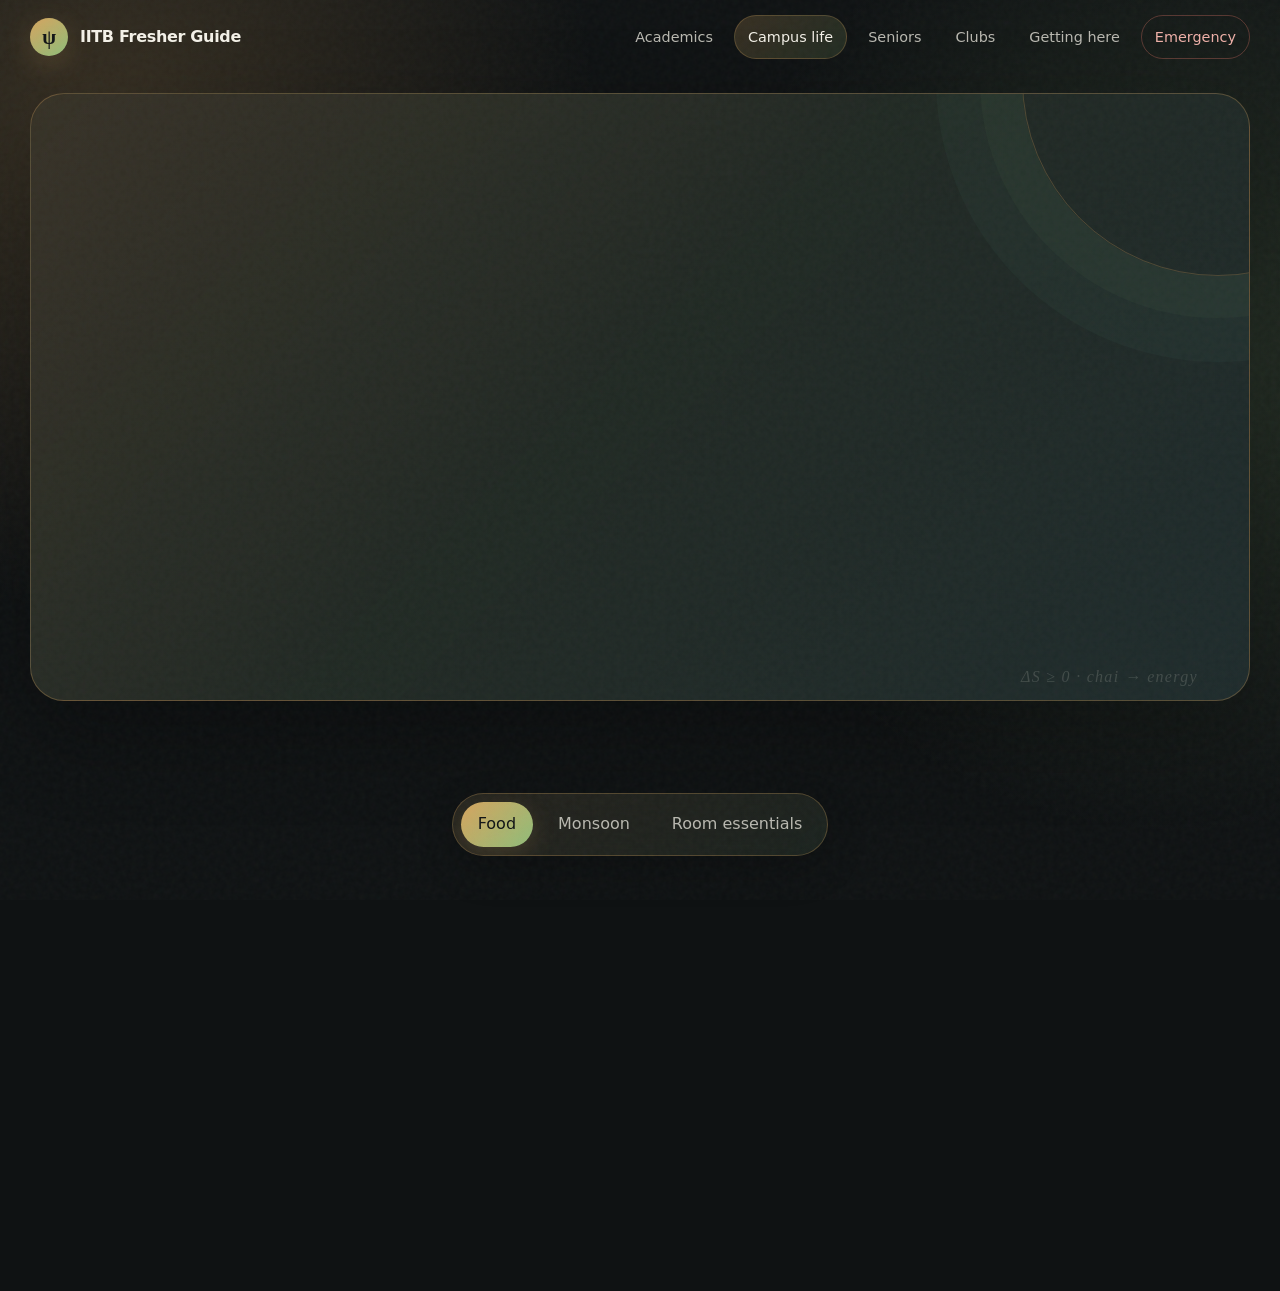
<file: food.html>
<!doctype html><html lang="en"><head><meta charset="utf-8"><meta http-equiv="refresh" content="0; url=./campus-life.html#food"><link rel="canonical" href="./campus-life.html#food"><title>Redirecting…</title></head><body><p>Continue to <a href="./campus-life.html#food">campus-life.html#food</a>.</p></body></html>
</file>
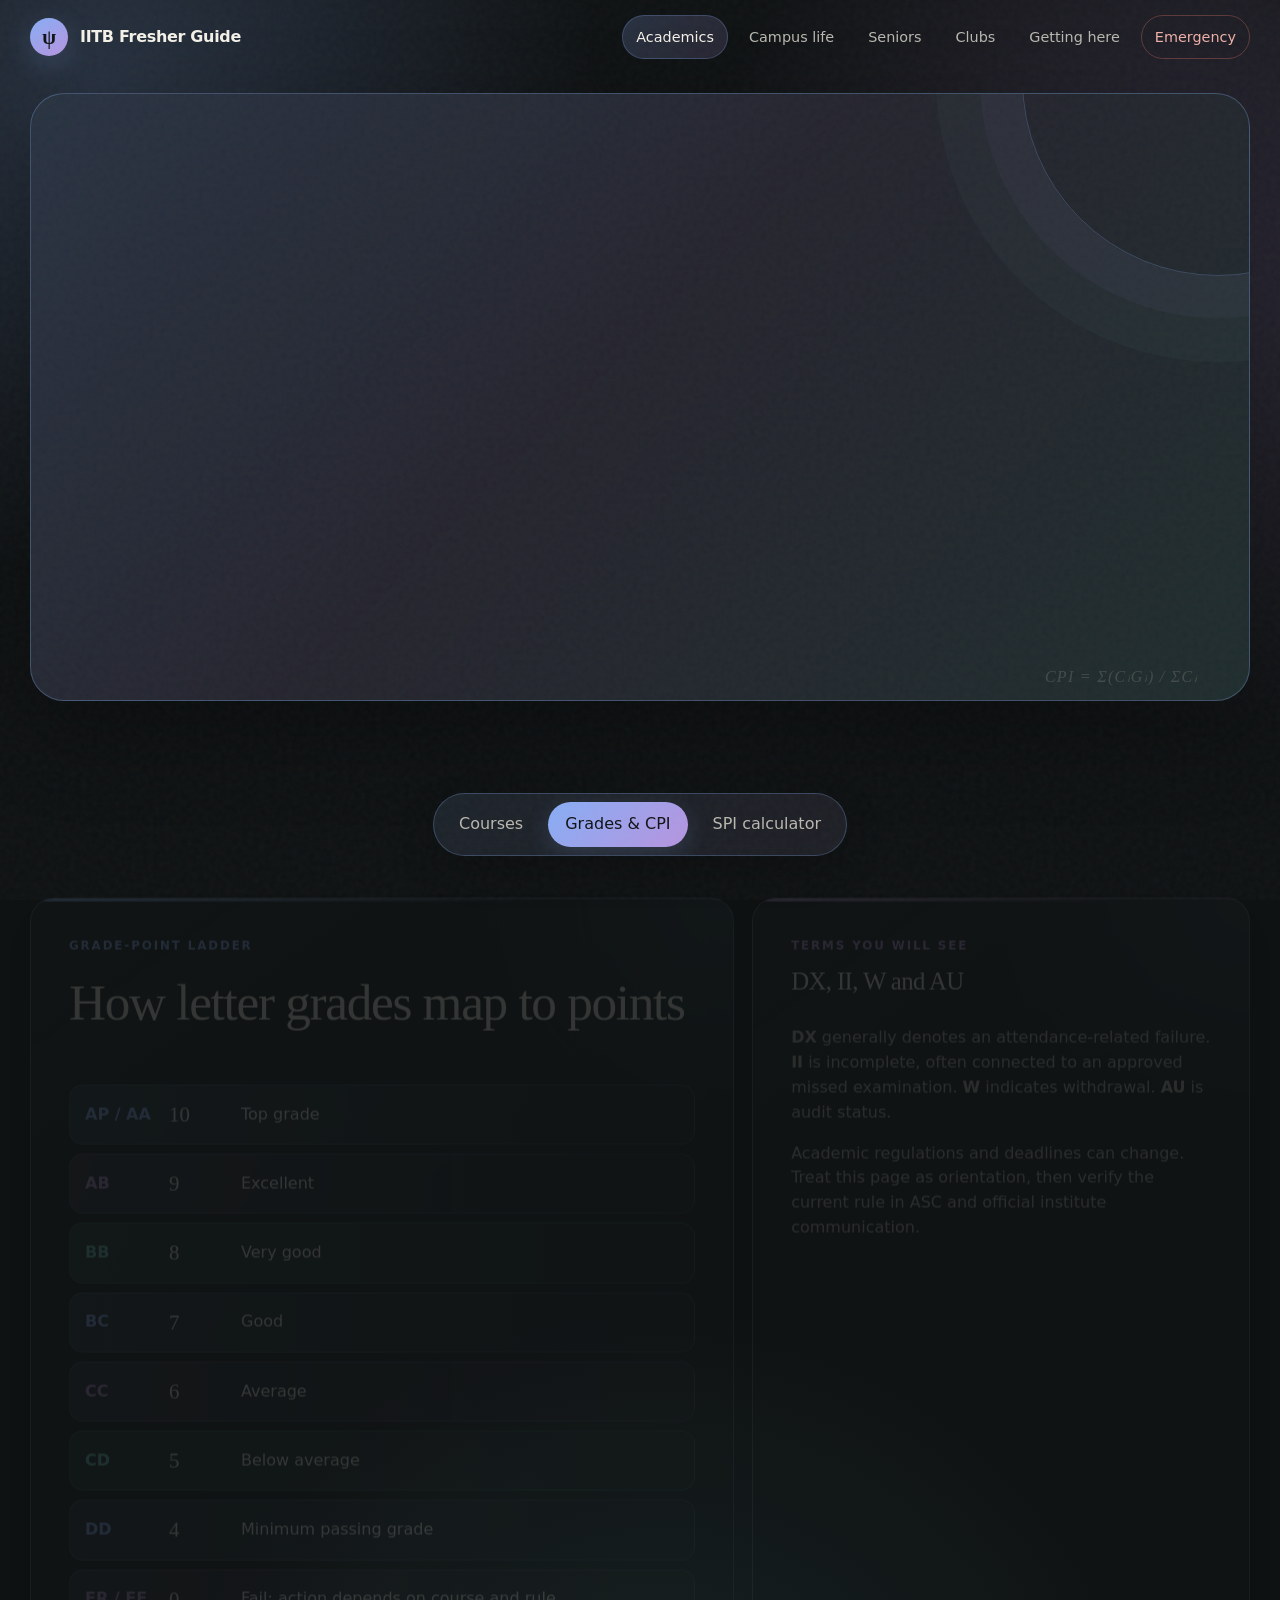
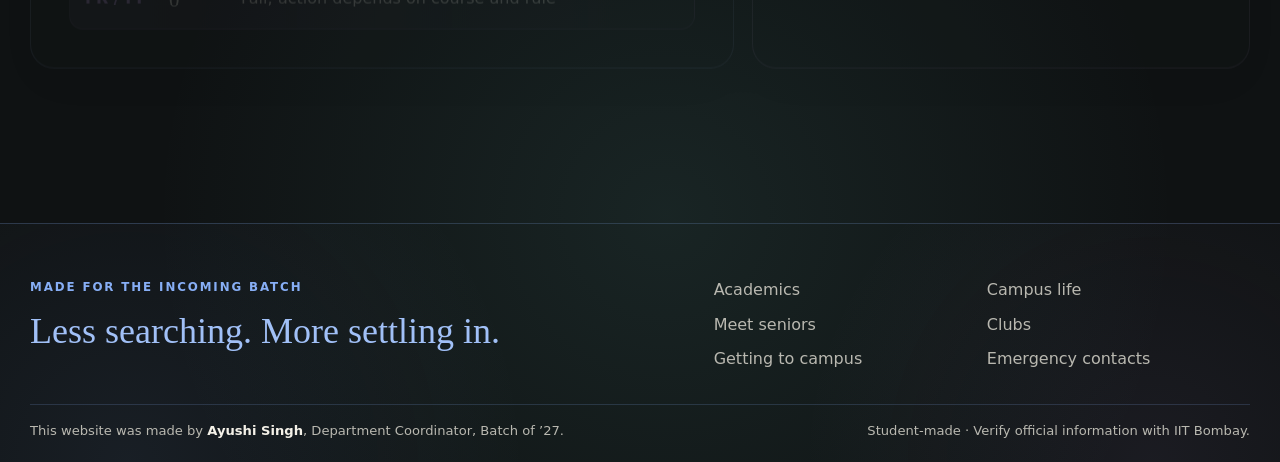
<file: grades.html>
<!doctype html><html lang="en"><head><meta charset="utf-8"><meta http-equiv="refresh" content="0; url=./academics.html#grades"><link rel="canonical" href="./academics.html#grades"><title>Redirecting…</title></head><body><p>Continue to <a href="./academics.html#grades">academics.html#grades</a>.</p></body></html>
</file>
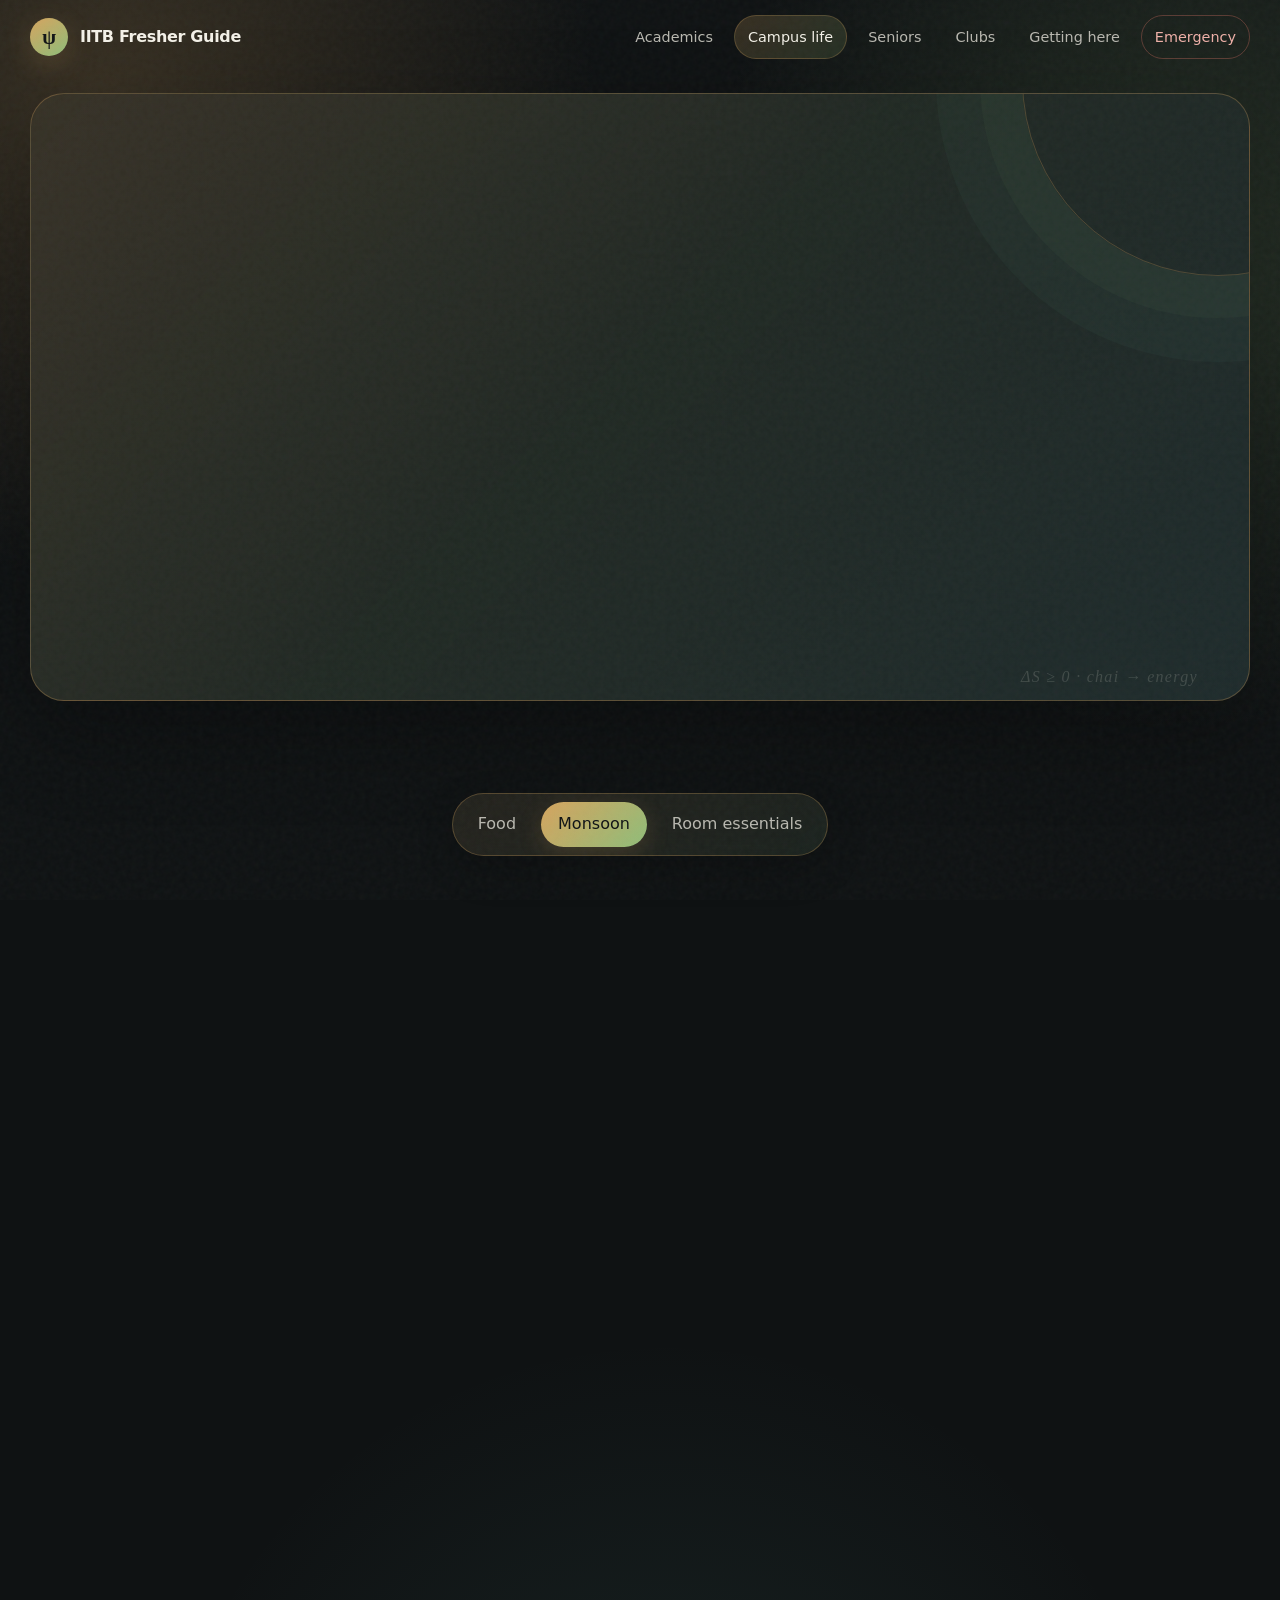
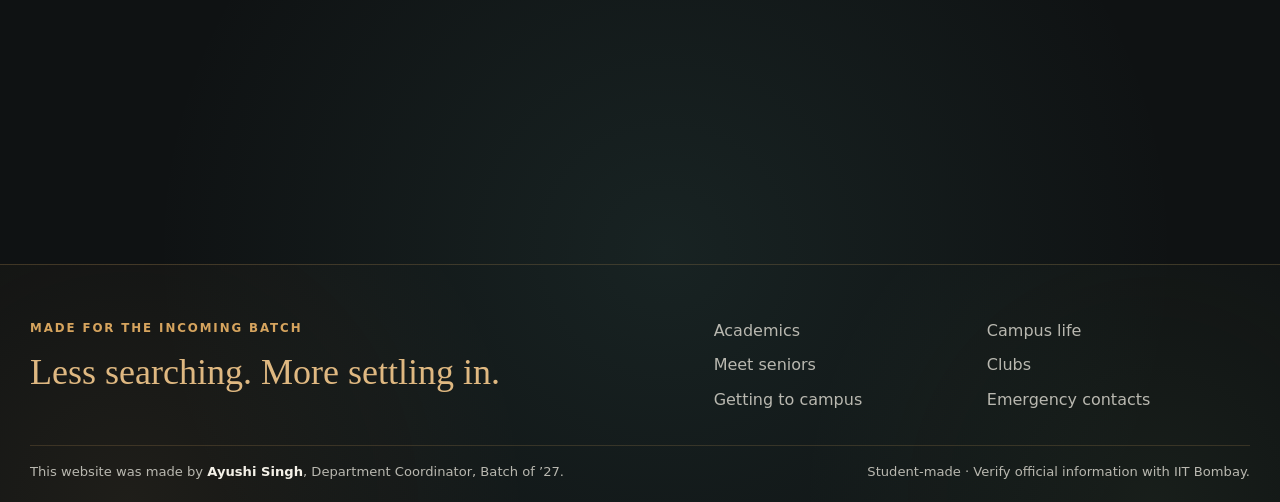
<file: monsoon.html>
<!doctype html><html lang="en"><head><meta charset="utf-8"><meta http-equiv="refresh" content="0; url=./campus-life.html#monsoon"><link rel="canonical" href="./campus-life.html#monsoon"><title>Redirecting…</title></head><body><p>Continue to <a href="./campus-life.html#monsoon">campus-life.html#monsoon</a>.</p></body></html>
</file>
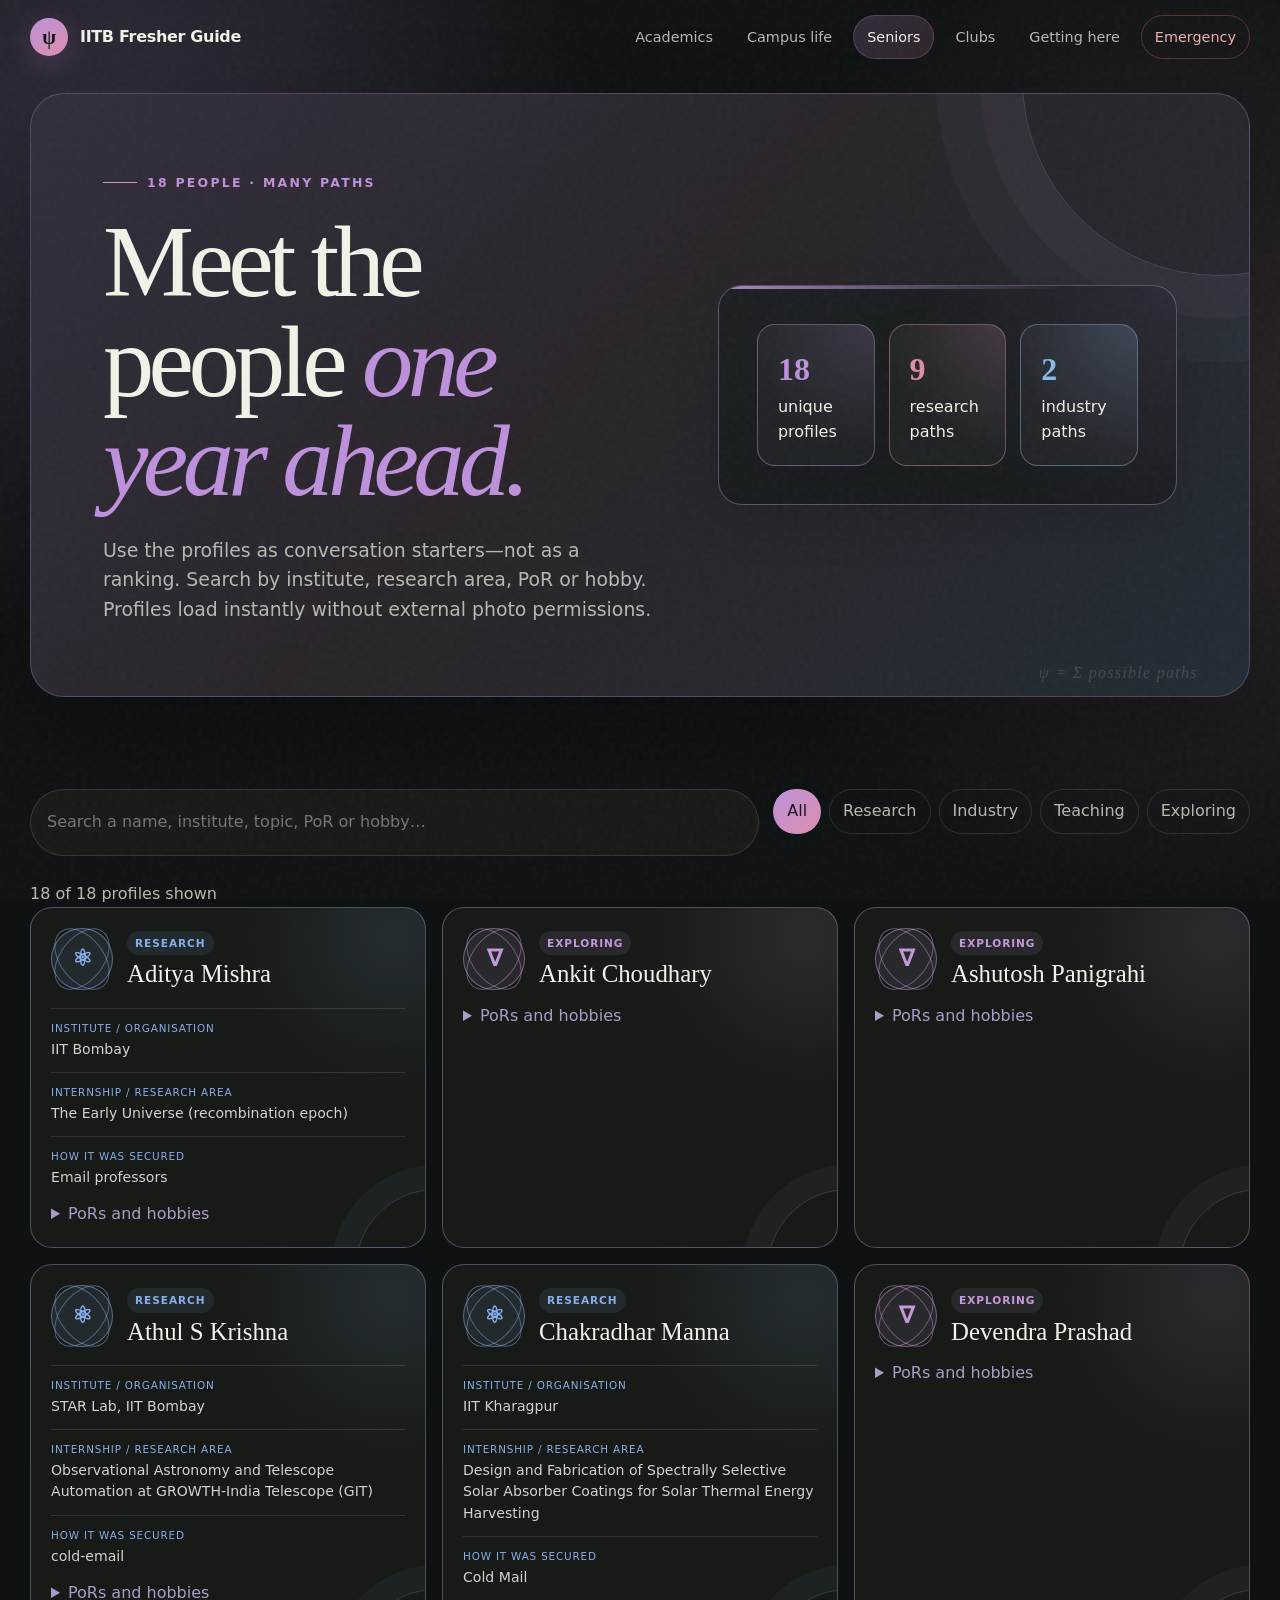
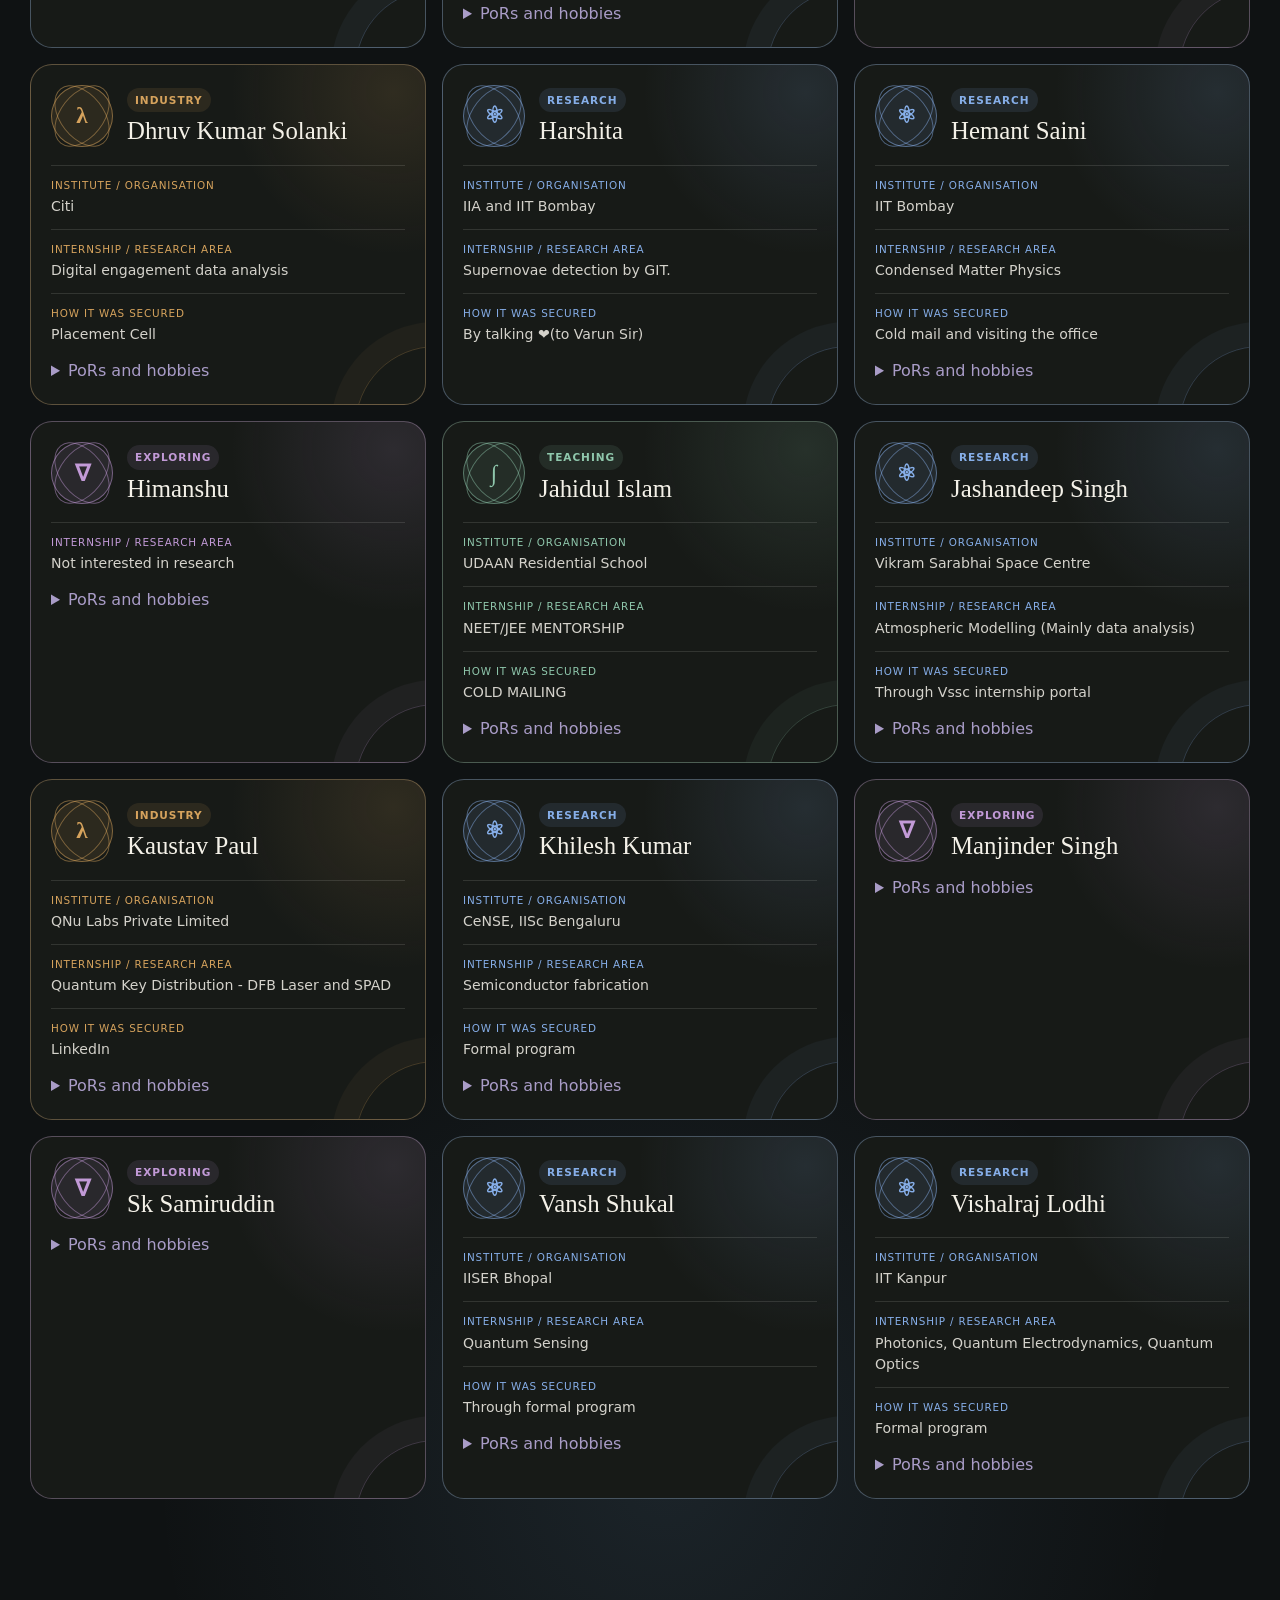
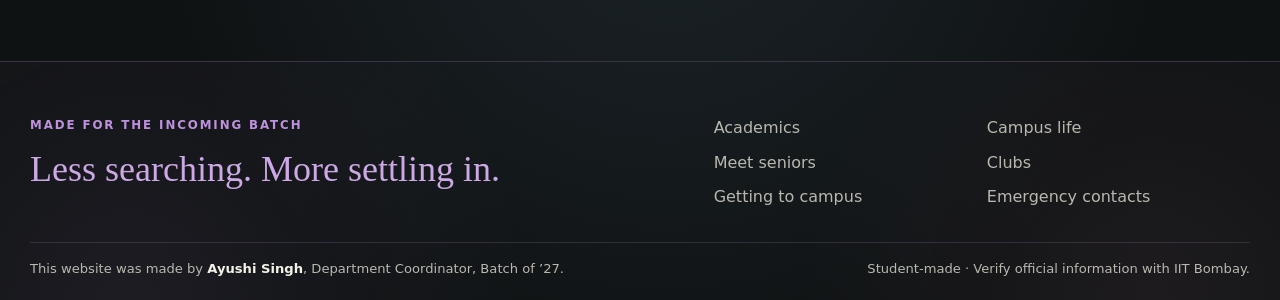
<file: seniors.html>
<!doctype html><html lang="en"><head><meta charset="utf-8"><meta name="viewport" content="width=device-width,initial-scale=1"><meta name="description" content="Meet IIT Bombay MSc Physics seniors and explore their internships, research areas, PoRs and hobbies."><meta name="theme-color" content="#342643"><title>Meet Your Seniors — IITB Fresher Guide</title><link rel="stylesheet" href="./styles.css"></head><body class="guide-page page-seniors">
<a class="skip-link" href="#main">Skip to content</a>
<nav class="site-nav" aria-label="Primary navigation">
  <div class="shell nav-inner">
    <a class="brand" href="./index.html"><span class="brand-mark">ψ</span><span>IITB Fresher Guide</span></a>
    <button class="menu-toggle" type="button" aria-label="Open navigation" aria-expanded="false">☰</button>
    <div class="nav-links">
      <a href="./academics.html">Academics</a>
      <a href="./campus-life.html">Campus life</a>
      <a href="./seniors.html">Seniors</a>
      <a href="./clubs.html">Clubs</a>
      <a href="./transport.html">Getting here</a>
      <a class="nav-urgent" href="./emergency.html">Emergency</a>
    </div>
  </div>
</nav><main id="main"><section class="page-hero"><div class="shell page-hero-grid"><div class="reveal visible"><p class="kicker">18 people · many paths</p><h1 class="page-title">Meet the people <em>one year ahead.</em></h1><p class="lede">Use the profiles as conversation starters—not as a ranking. Search by institute, research area, PoR or hobby. Profiles load instantly without external photo permissions.</p></div><div class="panel reveal visible"><div class="info-strip"><div><strong id="senior-total">0</strong><span>unique profiles</span></div><div><strong id="senior-research">0</strong><span>research paths</span></div><div><strong id="senior-industry">0</strong><span>industry paths</span></div></div></div></div></section><section class="section"><div class="shell"><div class="senior-controls"><input class="search-box" id="senior-search" type="search" placeholder="Search a name, institute, topic, PoR or hobby…" aria-label="Search seniors"><div class="filters" id="senior-filters"><button class="filter-chip active" data-category="all">All</button><button class="filter-chip" data-category="research">Research</button><button class="filter-chip" data-category="industry">Industry</button><button class="filter-chip" data-category="teaching">Teaching</button><button class="filter-chip" data-category="exploring">Exploring</button></div></div><p id="senior-results" class="section-copy" aria-live="polite"></p><div class="senior-grid" id="senior-grid"></div></div></section></main>
<footer class="site-footer">
  <div class="shell footer-main">
    <div><p class="eyebrow">Made for the incoming batch</p><h2 class="footer-title">Less searching. More settling in.</h2></div>
    <div class="footer-links"><a href="./academics.html">Academics</a><a href="./campus-life.html">Campus life</a><a href="./seniors.html">Meet seniors</a><a href="./clubs.html">Clubs</a><a href="./transport.html">Getting to campus</a><a href="./emergency.html">Emergency contacts</a></div>
  </div>
  <div class="shell credit-band"><span>This website was made by <strong>Ayushi Singh</strong>, Department Coordinator, Batch of ’27.</span><span>Student-made · Verify official information with IIT Bombay.</span></div>
</footer>
<script src="./site.js"></script>
<script>window.SENIORS_DATA=[
  {
    "name": "Aditya Mishra",
    "institute": "IIT Bombay",
    "topic": "The Early Universe (recombination epoch)",
    "route": "Email professors",
    "previousPor": "None listed",
    "currentPor": "None listed",
    "hobbies": "Swimming, chess, cricket, cycling, reading random books, etc.",
    "category": "research"
  },
  {
    "name": "Ankit Choudhary",
    "institute": "No internship listed",
    "topic": "Not listed",
    "route": "Not listed",
    "previousPor": "Maintenance Councillor of Tansa House",
    "currentPor": "None listed",
    "hobbies": "Playing Cricket",
    "category": "exploring"
  },
  {
    "name": "Ashutosh Panigrahi",
    "institute": "No internship listed",
    "topic": "Not listed",
    "route": "Not listed",
    "previousPor": "None listed",
    "currentPor": "None listed",
    "hobbies": "Playing table tennis, badminton, watching football, cricket, solving mathematical problems.",
    "category": "exploring"
  },
  {
    "name": "Athul S Krishna",
    "institute": "STAR Lab, IIT Bombay",
    "topic": "Observational Astronomy and Telescope Automation at GROWTH-India Telescope (GIT)",
    "route": "cold-email",
    "previousPor": "Sports Councillor, Tansa House",
    "currentPor": "None listed",
    "hobbies": "Playing football (especially football) and all the other things normal humans do.",
    "category": "research"
  },
  {
    "name": "Chakradhar Manna",
    "institute": "IIT Kharagpur",
    "topic": "Design and Fabrication of Spectrally Selective Solar Absorber Coatings for Solar Thermal Energy Harvesting",
    "route": "Cold Mail",
    "previousPor": "None listed",
    "currentPor": "None listed",
    "hobbies": "Drawing, reading detective novels and fiction, playing cricket, badminton, table tennis, carrom, and 8-ball pool, exploring new foods, and eating a lot, don't judge my appetite by my looks!",
    "category": "research"
  },
  {
    "name": "Devendra Prashad",
    "institute": "No internship listed",
    "topic": "Not listed",
    "route": "Not listed",
    "previousPor": "Interview Co-ordinator",
    "currentPor": "None listed",
    "hobbies": "I am a part time gamedev...love exploring how game system works.",
    "category": "exploring"
  },
  {
    "name": "Dhruv Kumar Solanki",
    "institute": "Citi",
    "topic": "Digital engagement data analysis",
    "route": "Placement Cell",
    "previousPor": "Nope..not in masters, but held a lot in Bachelors",
    "currentPor": "None listed",
    "hobbies": "A lot actually...I play badminton, football, cricket, chess ( Don't play any of them on a proficient level though), I write poetry, I vibe-code for fun, I like to read about finance etc.",
    "category": "industry"
  },
  {
    "name": "Harshita",
    "institute": "IIA and IIT Bombay",
    "topic": "Supernovae detection by GIT.",
    "route": "By talking ❤️(to Varun Sir)",
    "previousPor": "None listed",
    "currentPor": "None listed",
    "hobbies": "Not listed",
    "category": "research"
  },
  {
    "name": "Hemant Saini",
    "institute": "IIT Bombay",
    "topic": "Condensed Matter Physics",
    "route": "Cold mail and visiting the office",
    "previousPor": "CR, Tech Councillor tansa",
    "currentPor": "Sports secy",
    "hobbies": "I love to play cricket, volleyball and BGMI.",
    "category": "research"
  },
  {
    "name": "Himanshu",
    "institute": "No internship listed",
    "topic": "Not interested in research",
    "route": "Not listed",
    "previousPor": "PR and logistics coordinator in pg cult",
    "currentPor": "None listed",
    "hobbies": "My hobbies are to listen music, play video games, and watching movies. Other than that i like cycling",
    "category": "exploring"
  },
  {
    "name": "Jahidul Islam",
    "institute": "UDAAN Residential School",
    "topic": "NEET/JEE MENTORSHIP",
    "route": "COLD MAILING",
    "previousPor": "None listed",
    "currentPor": "None listed",
    "hobbies": "I enjoy playing cricket and carrom",
    "category": "teaching"
  },
  {
    "name": "Jashandeep Singh",
    "institute": "Vikram Sarabhai Space Centre",
    "topic": "Atmospheric Modelling (Mainly data analysis)",
    "route": "Through Vssc internship portal",
    "previousPor": "None listed",
    "currentPor": "None listed",
    "hobbies": "Doing Calisthenics, Playing Basketball, online games",
    "category": "research"
  },
  {
    "name": "Kaustav Paul",
    "institute": "QNu Labs Private Limited",
    "topic": "Quantum Key Distribution - DFB Laser and SPAD",
    "route": "LinkedIn",
    "previousPor": "None listed",
    "currentPor": "None listed",
    "hobbies": "Swimming, Tennis, Table Tennis, Cricket",
    "category": "industry"
  },
  {
    "name": "Khilesh Kumar",
    "institute": "CeNSE, IISc Bengaluru",
    "topic": "Semiconductor fabrication",
    "route": "Formal program",
    "previousPor": "None listed",
    "currentPor": "None listed",
    "hobbies": "Tennis gym swimming",
    "category": "research"
  },
  {
    "name": "Manjinder Singh",
    "institute": "No internship listed",
    "topic": "Not listed",
    "route": "Not listed",
    "previousPor": "None listed",
    "currentPor": "None listed",
    "hobbies": "Sketching, Journaling",
    "category": "exploring"
  },
  {
    "name": "Sk Samiruddin",
    "institute": "No internship listed",
    "topic": "Not listed",
    "route": "Not listed",
    "previousPor": "None listed",
    "currentPor": "None listed",
    "hobbies": "Reading manga",
    "category": "exploring"
  },
  {
    "name": "Vansh Shukal",
    "institute": "IISER Bhopal",
    "topic": "Quantum Sensing",
    "route": "Through formal program",
    "previousPor": "Interview Coordinator",
    "currentPor": "SC",
    "hobbies": "Travelling, Gym workouts, Badminton, Table Tennis, Swimming, Listening to Meaningful Music",
    "category": "research"
  },
  {
    "name": "Vishalraj Lodhi",
    "institute": "IIT Kanpur",
    "topic": "Photonics, Quantum Electrodynamics, Quantum Optics",
    "route": "Formal program",
    "previousPor": "None listed",
    "currentPor": "None listed",
    "hobbies": "Singing",
    "category": "research"
  }
];</script><script>
const people=window.SENIORS_DATA||[],grid=document.querySelector('#senior-grid'),search=document.querySelector('#senior-search'),buttons=[...document.querySelectorAll('[data-category]')];let category='all';
const missing=v=>['','not listed','none listed','no internship listed','n/a','na','none','nil'].includes(String(v||'').trim().toLowerCase());
const categoryVisuals={
  research:{symbol:'⚛',label:'Research'},
  industry:{symbol:'λ',label:'Industry'},
  teaching:{symbol:'∫',label:'Teaching'},
  exploring:{symbol:'∇',label:'Exploring'}
};
function field(label,value){
  if(missing(value))return '';
  return `<div><small>${label}</small><p>${value}</p></div>`;
}
function card(p){
  const visual=categoryVisuals[p.category]||{symbol:'ψ',label:p.category};
  const main=[
    field('Institute / organisation',p.institute),
    field('Internship / research area',p.topic),
    field('How it was secured',p.route)
  ].join('');
  const extra=[
    field('Previous PoR',p.previousPor),
    field('Current PoR',p.currentPor),
    field('Hobbies',p.hobbies)
  ].join('');

  return `<article class="senior-card" data-senior-category="${p.category}">
    <div class="senior-card-head">
      <div class="senior-orbit" aria-hidden="true"><span>${visual.symbol}</span></div>
      <div class="senior-heading">
        <span class="senior-badge">${visual.label}</span>
        <h2>${p.name}</h2>
      </div>
    </div>
    <div class="senior-body">
      ${main?`<div class="senior-info">${main}</div>`:''}
      ${extra?`<details class="senior-details"><summary>PoRs and hobbies</summary><div class="senior-info">${extra}</div></details>`:''}
    </div>
  </article>`;
}
function render(){const q=search.value.trim().toLowerCase();const filtered=people.filter(p=>(category==='all'||p.category===category)&&(!q||Object.values(p).join(' ').toLowerCase().includes(q)));grid.innerHTML=filtered.length?filtered.map(card).join(''):'<div class="empty-state">No profile matches this search.</div>';document.querySelector('#senior-results').textContent=`${filtered.length} of ${people.length} profiles shown`;}
document.querySelector('#senior-total').textContent=people.length;document.querySelector('#senior-research').textContent=people.filter(p=>p.category==='research').length;document.querySelector('#senior-industry').textContent=people.filter(p=>p.category==='industry').length;search.addEventListener('input',render);buttons.forEach(b=>b.addEventListener('click',()=>{category=b.dataset.category;buttons.forEach(x=>x.classList.toggle('active',x===b));render()}));render();
</script></body></html>
</file>
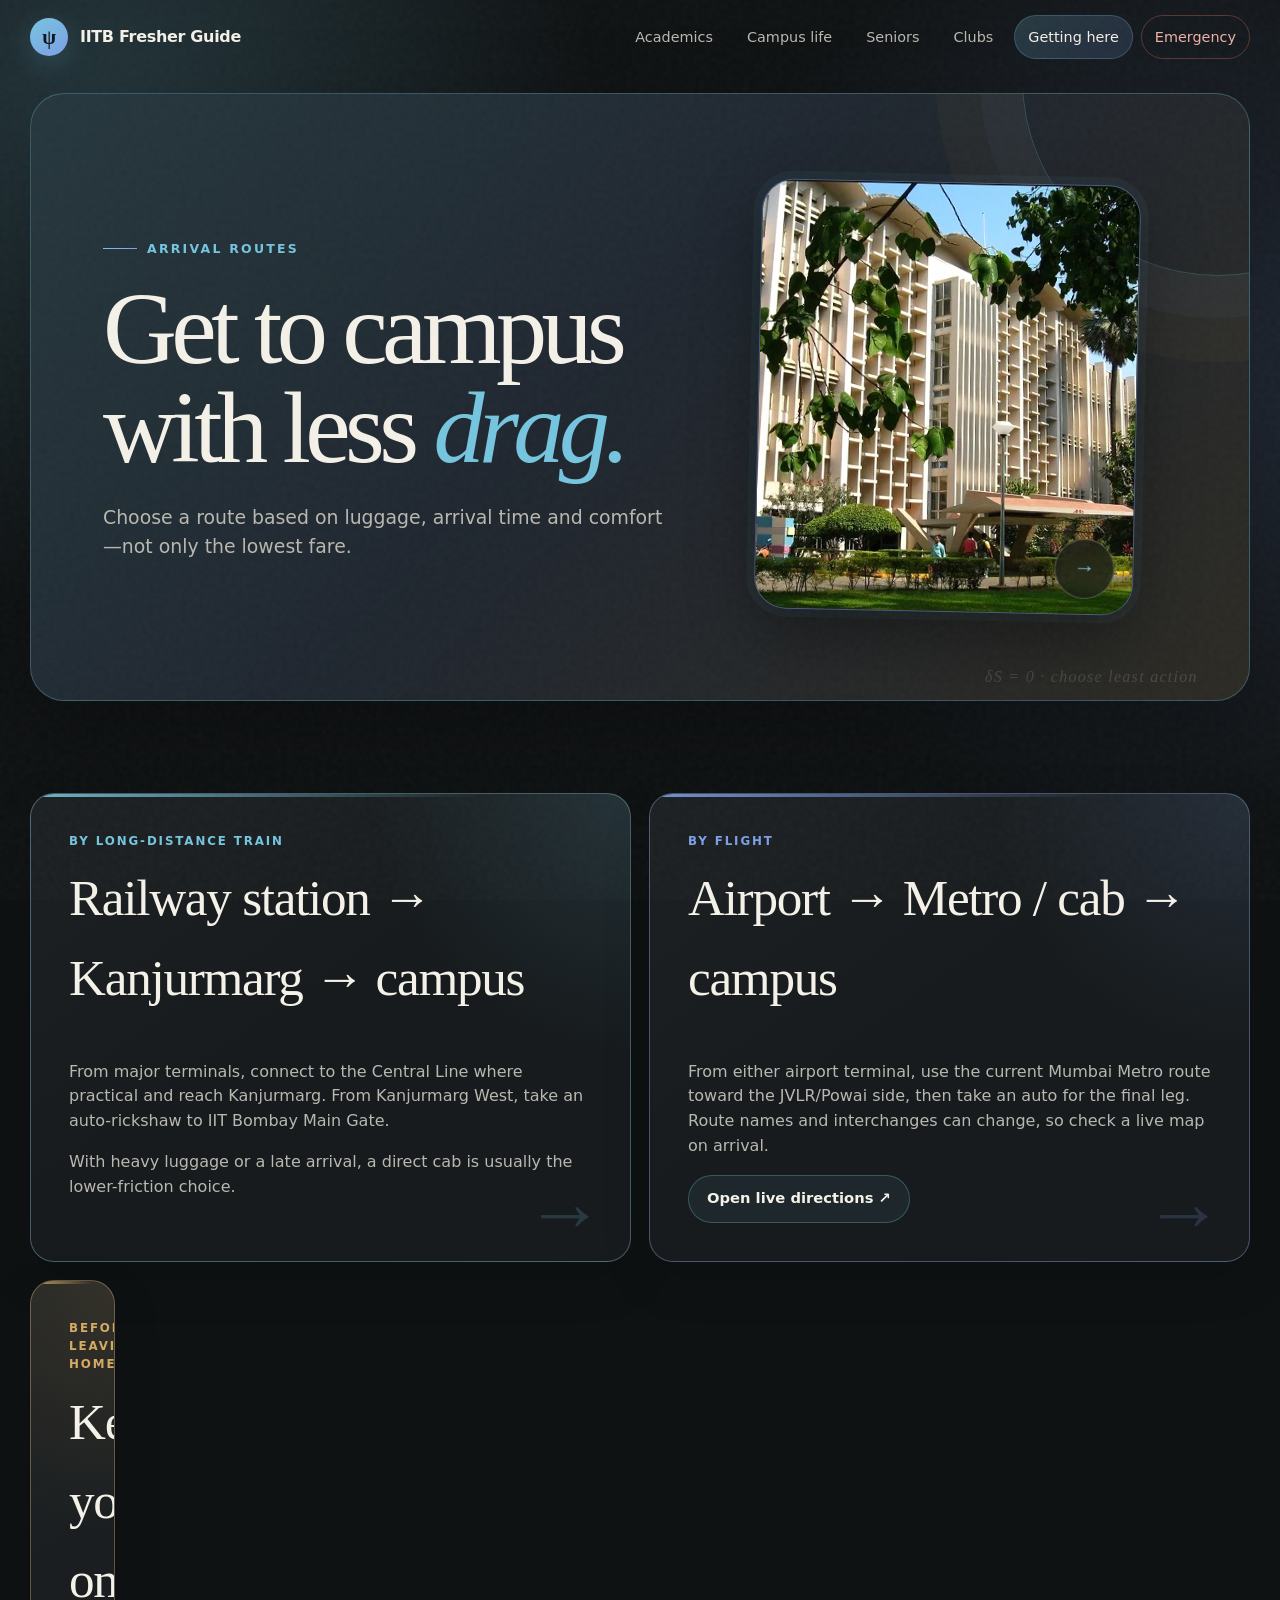
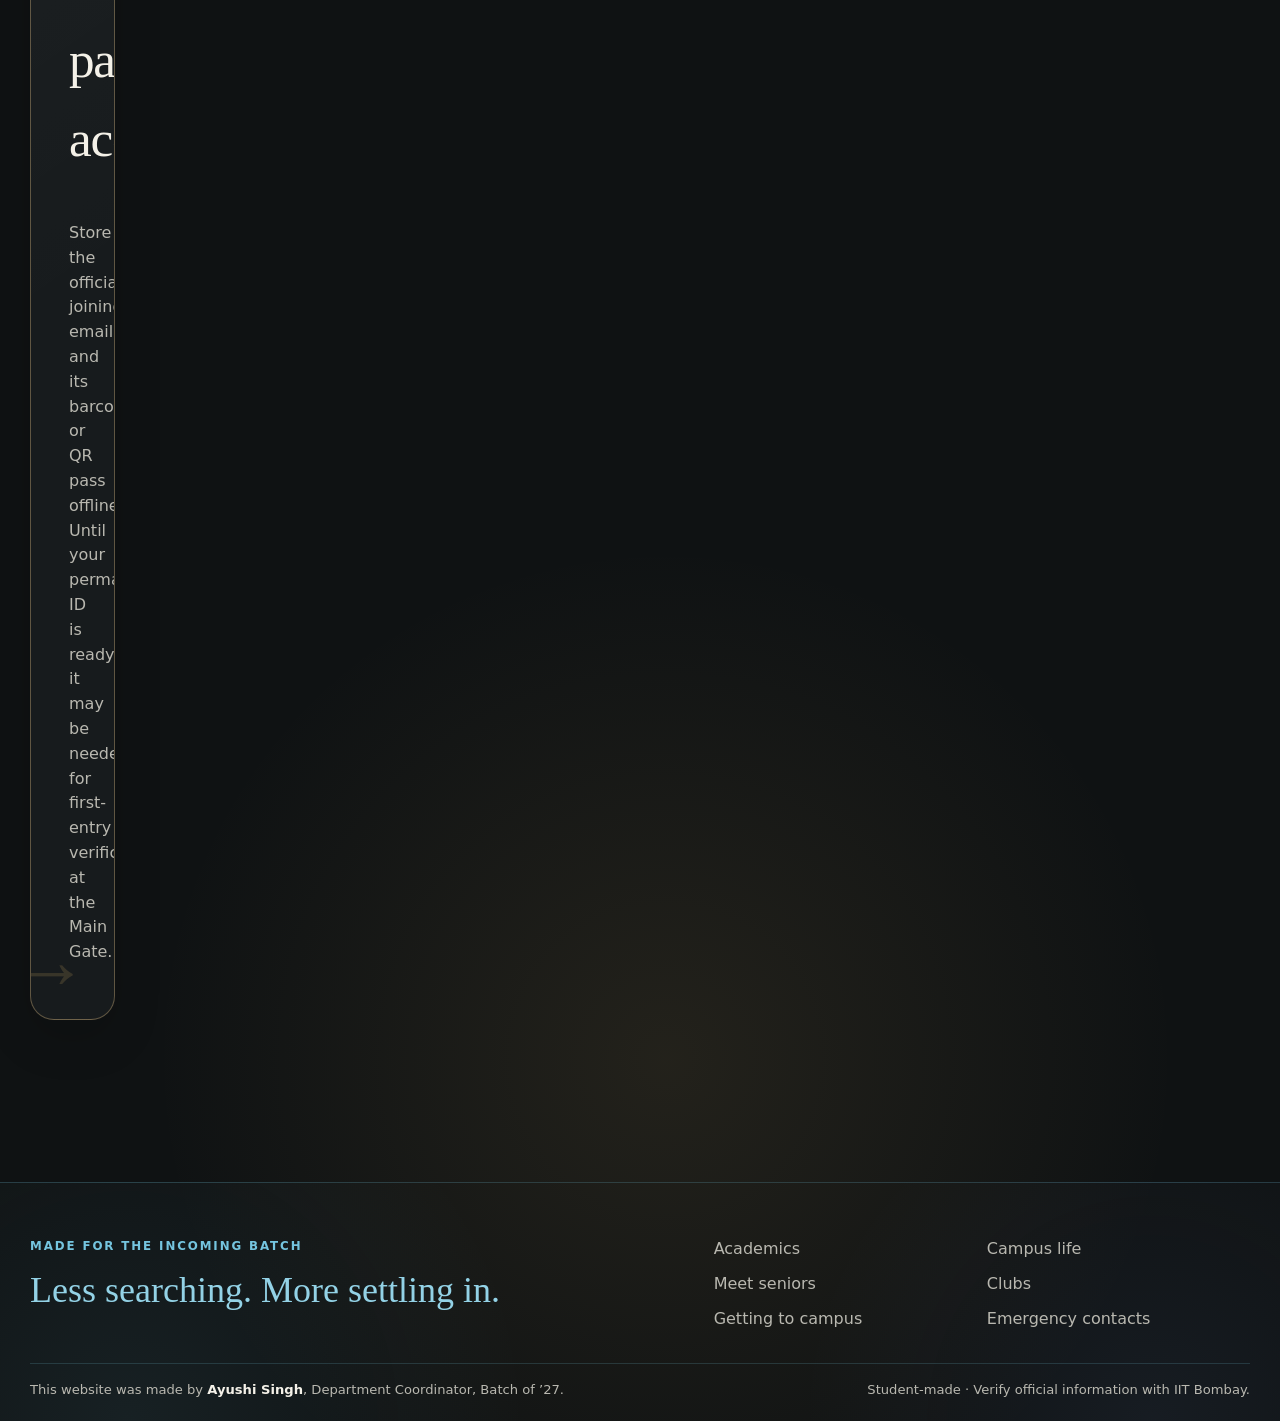
<file: transport.html>
<!doctype html><html lang="en"><head><meta charset="utf-8"><meta name="viewport" content="width=device-width,initial-scale=1"><meta name="theme-color" content="#173047"><title>Getting to IIT Bombay — Fresher Guide</title><link rel="stylesheet" href="./styles.css"></head><body class="guide-page page-transport">
<a class="skip-link" href="#main">Skip to content</a>
<nav class="site-nav" aria-label="Primary navigation">
  <div class="shell nav-inner">
    <a class="brand" href="./index.html"><span class="brand-mark">ψ</span><span>IITB Fresher Guide</span></a>
    <button class="menu-toggle" type="button" aria-label="Open navigation" aria-expanded="false">☰</button>
    <div class="nav-links">
      <a href="./academics.html">Academics</a>
      <a href="./campus-life.html">Campus life</a>
      <a href="./seniors.html">Seniors</a>
      <a href="./clubs.html">Clubs</a>
      <a href="./transport.html">Getting here</a>
      <a class="nav-urgent" href="./emergency.html">Emergency</a>
    </div>
  </div>
</nav><main id="main"><section class="page-hero"><div class="shell page-hero-grid"><div><p class="kicker">Arrival routes</p><h1 class="page-title">Get to campus with less <em>drag.</em></h1><p class="lede">Choose a route based on luggage, arrival time and comfort—not only the lowest fare.</p></div><figure class="page-visual"><img src="./assets/main-gate.webp" alt="IIT Bombay Main Gate"></figure></div></section><section class="section"><div class="shell content-grid"><article class="panel span-6"><p class="eyebrow">By long-distance train</p><h2>Railway station → Kanjurmarg → campus</h2><p>From major terminals, connect to the Central Line where practical and reach Kanjurmarg. From Kanjurmarg West, take an auto-rickshaw to IIT Bombay Main Gate.</p><p>With heavy luggage or a late arrival, a direct cab is usually the lower-friction choice.</p></article><article class="panel span-6"><p class="eyebrow">By flight</p><h2>Airport → Metro / cab → campus</h2><p>From either airport terminal, use the current Mumbai Metro route toward the JVLR/Powai side, then take an auto for the final leg. Route names and interchanges can change, so check a live map on arrival.</p><a class="btn btn-secondary" target="_blank" rel="noopener" href="https://www.google.com/maps/dir/?api=1&destination=IIT+Bombay+Main+Gate">Open live directions ↗</a></article><article class="panel span-12"><p class="eyebrow">Before leaving home</p><h2>Keep your onboarding pass accessible</h2><p>Store the official joining/onboarding email and its barcode or QR pass offline. Until your permanent ID is ready, it may be needed for first-entry verification at the Main Gate.</p></article></div></section></main>
<footer class="site-footer">
  <div class="shell footer-main">
    <div><p class="eyebrow">Made for the incoming batch</p><h2 class="footer-title">Less searching. More settling in.</h2></div>
    <div class="footer-links"><a href="./academics.html">Academics</a><a href="./campus-life.html">Campus life</a><a href="./seniors.html">Meet seniors</a><a href="./clubs.html">Clubs</a><a href="./transport.html">Getting to campus</a><a href="./emergency.html">Emergency contacts</a></div>
  </div>
  <div class="shell credit-band"><span>This website was made by <strong>Ayushi Singh</strong>, Department Coordinator, Batch of ’27.</span><span>Student-made · Verify official information with IIT Bombay.</span></div>
</footer>
<script src="./site.js"></script></body></html>
</file>
<file: styles.css>
:root {
  --ink: #f4f1e8;
  --muted: #b9b8b0;
  --paper: #111411;
  --paper-2: #171a17;
  --paper-3: #20231f;
  --sage: #a8b89a;
  --sage-deep: #697b61;
  --clay: #c9896b;
  --lavender: #a99cc7;
  --sand: #d3bd95;
  --blue: #8faeb4;
  --danger: #d66f62;
  --line: rgba(244, 241, 232, .12);
  --shadow: 0 22px 70px rgba(0,0,0,.35);
  --radius-xl: 32px;
  --radius-lg: 24px;
  --radius-md: 16px;
  --max: 1220px;
}

* { box-sizing: border-box; }
html { scroll-behavior: smooth; }
body {
  margin: 0;
  min-height: 100vh;
  background:
    radial-gradient(circle at 12% 0%, rgba(168,184,154,.13), transparent 34rem),
    radial-gradient(circle at 90% 10%, rgba(169,156,199,.1), transparent 30rem),
    var(--paper);
  color: var(--ink);
  font-family: Inter, ui-sans-serif, system-ui, -apple-system, BlinkMacSystemFont, "Segoe UI", sans-serif;
  line-height: 1.55;
  -webkit-font-smoothing: antialiased;
}
body::before {
  content: "";
  position: fixed;
  inset: 0;
  pointer-events: none;
  opacity: .16;
  z-index: 99;
  background-image: url("data:image/svg+xml,%3Csvg viewBox='0 0 180 180' xmlns='http://www.w3.org/2000/svg'%3E%3Cfilter id='n'%3E%3CfeTurbulence type='fractalNoise' baseFrequency='.9' numOctaves='3' stitchTiles='stitch'/%3E%3C/filter%3E%3Crect width='100%25' height='100%25' filter='url(%23n)' opacity='.22'/%3E%3C/svg%3E");
}
a { color: inherit; }
img { max-width: 100%; display: block; }
button, input, select { font: inherit; }
button { color: inherit; }

.shell { width: min(calc(100% - 32px), var(--max)); margin-inline: auto; }
.skip-link { position: fixed; top: 12px; left: 12px; z-index: 200; transform: translateY(-150%); background: var(--ink); color: var(--paper); padding: 10px 14px; border-radius: 10px; }
.skip-link:focus { transform: translateY(0); }

.site-nav {
  position: sticky; top: 0; z-index: 80;
  border-bottom: 1px solid transparent;
  transition: background .25s ease, border-color .25s ease, backdrop-filter .25s ease;
}
.site-nav.scrolled { background: rgba(17,20,17,.82); border-color: var(--line); backdrop-filter: blur(18px); }
.nav-inner { min-height: 74px; display:flex; align-items:center; justify-content:space-between; gap: 20px; }
.brand { display:flex; align-items:center; gap:12px; text-decoration:none; font-weight:750; letter-spacing:-.02em; }
.brand-mark { width:38px; height:38px; display:grid; place-items:center; border-radius:50%; background:var(--sage); color:#172016; font-family:Georgia,serif; font-size:20px; }
.nav-links { display:flex; align-items:center; gap:8px; }
.nav-links a { padding:10px 13px; color:var(--muted); text-decoration:none; border-radius:999px; font-size:.9rem; }
.nav-links a:hover, .nav-links a[aria-current="page"] { color:var(--ink); background:rgba(244,241,232,.07); }
.nav-urgent { border:1px solid rgba(214,111,98,.35)!important; color:#efb0a8!important; }
.menu-toggle { display:none; width:44px; height:44px; border:1px solid var(--line); background:var(--paper-2); border-radius:50%; cursor:pointer; }

.hero { padding:72px 0 64px; }
.hero-grid { display:grid; grid-template-columns:1.04fr .96fr; align-items:center; gap:clamp(38px,7vw,96px); }
.kicker { display:inline-flex; align-items:center; gap:10px; margin:0 0 20px; color:var(--sage); font-size:.78rem; text-transform:uppercase; letter-spacing:.18em; font-weight:800; }
.kicker::before { content:""; width:34px; height:1px; background:currentColor; }
.display { margin:0; max-width:760px; font-family:Georgia, "Times New Roman", serif; font-weight:500; line-height:.98; letter-spacing:-.055em; font-size:clamp(3.35rem,8vw,7.15rem); text-wrap:balance; }
.display em { color:var(--sage); font-weight:400; }
.lede { max-width:650px; margin:26px 0 0; color:var(--muted); font-size:clamp(1rem,1.8vw,1.18rem); }
.hero-actions { display:flex; flex-wrap:wrap; gap:12px; margin-top:30px; }
.btn { display:inline-flex; align-items:center; justify-content:center; gap:9px; min-height:48px; padding:0 18px; border:1px solid var(--line); border-radius:999px; text-decoration:none; font-weight:700; font-size:.92rem; transition:transform .2s ease, background .2s ease, border-color .2s ease; }
.btn:hover { transform:translateY(-2px); }
.btn-primary { background:var(--ink); color:var(--paper); border-color:var(--ink); }
.btn-secondary { background:rgba(244,241,232,.04); }

.hero-collage { position:relative; min-height:560px; }
.photo { position:absolute; overflow:hidden; border-radius:var(--radius-xl); border:1px solid rgba(244,241,232,.18); box-shadow:var(--shadow); background:var(--paper-2); }
.photo img { width:100%; height:100%; object-fit:cover; transition:transform .8s cubic-bezier(.2,.8,.2,1); }
.photo:hover img { transform:scale(1.04); }
.photo-main { inset:0 56px 70px 0; transform:rotate(-2.4deg); }
.photo-small { width:42%; height:39%; right:0; bottom:0; transform:rotate(3deg); }
.photo-note { position:absolute; right:2%; top:4%; width:190px; padding:18px; border-radius:20px; background:var(--sand); color:#242016; transform:rotate(4deg); box-shadow:var(--shadow); font-size:.87rem; }
.photo-note strong { display:block; font-family:Georgia,serif; font-size:1.4rem; margin-bottom:5px; }

.marquee { overflow:hidden; border-block:1px solid var(--line); background:rgba(244,241,232,.025); }
.marquee-track { display:flex; width:max-content; gap:42px; padding:13px 0; color:#cac8bf; font-size:.78rem; letter-spacing:.14em; text-transform:uppercase; animation:marquee 28s linear infinite; }
.marquee-track span::before { content:"✦"; color:var(--sage); margin-right:42px; }
@keyframes marquee { to { transform:translateX(-50%); } }

.section { padding:92px 0; }
.section-head { display:grid; grid-template-columns:1fr auto; gap:24px; align-items:end; margin-bottom:34px; }
.eyebrow { margin:0 0 8px; color:var(--sage); text-transform:uppercase; letter-spacing:.16em; font-size:.74rem; font-weight:800; }
.section-title { margin:0; font-family:Georgia,serif; font-size:clamp(2.15rem,5vw,4.2rem); font-weight:500; line-height:1.03; letter-spacing:-.04em; }
.section-copy { max-width:520px; margin:12px 0 0; color:var(--muted); }
.text-link { color:var(--ink); text-underline-offset:5px; }

.bento { display:grid; grid-template-columns:repeat(12,1fr); gap:18px; }
.bento-card { position:relative; min-height:280px; overflow:hidden; border:1px solid var(--line); border-radius:var(--radius-lg); background:var(--paper-2); text-decoration:none; isolation:isolate; transition:transform .35s cubic-bezier(.2,.8,.2,1), border-color .3s ease; }
.bento-card:hover { transform:translateY(-6px); border-color:rgba(244,241,232,.28); }
.bento-card:focus-visible { outline:2px solid var(--sage); outline-offset:4px; }
.bento-card img { position:absolute; inset:0; width:100%; height:100%; object-fit:cover; z-index:-2; transition:transform .7s cubic-bezier(.2,.8,.2,1); }
.bento-card:hover img { transform:scale(1.045); }
.bento-card::after { content:""; position:absolute; inset:0; z-index:-1; background:linear-gradient(180deg,transparent 12%,rgba(11,13,11,.24) 50%,rgba(11,13,11,.94) 100%); }
.card-content { position:absolute; inset:auto 0 0; padding:26px; }
.card-number { display:inline-grid; place-items:center; width:34px; height:34px; border-radius:50%; background:rgba(244,241,232,.12); backdrop-filter:blur(12px); font-size:.73rem; margin-bottom:42px; }
.card-title { margin:0; font-family:Georgia,serif; font-size:clamp(1.8rem,3vw,2.75rem); font-weight:500; letter-spacing:-.035em; }
.card-copy { max-width:520px; margin:9px 0 0; color:#cfcec7; font-size:.94rem; }
.card-tags { display:flex; flex-wrap:wrap; gap:7px; margin-top:16px; }
.card-tags span { padding:6px 10px; border-radius:999px; background:rgba(244,241,232,.1); color:#e2e0d8; font-size:.72rem; }
.card-arrow { position:absolute; top:22px; right:22px; width:46px; height:46px; display:grid; place-items:center; border-radius:50%; background:rgba(17,20,17,.72); backdrop-filter:blur(12px); font-size:1.15rem; transition:transform .3s ease; }
.bento-card:hover .card-arrow { transform:rotate(45deg); }
.span-7 { grid-column:span 7; }
.span-5 { grid-column:span 5; }
.span-4 { grid-column:span 4; }
.span-8 { grid-column:span 8; }
.tall { min-height:470px; }
.medium { min-height:350px; }
.solid-sage { background:var(--sage-deep); }
.solid-clay { background:#6d4033; }
.solid-lavender { background:#554d68; }
.solid-sage::after, .solid-clay::after, .solid-lavender::after { background:linear-gradient(180deg,rgba(0,0,0,.03),rgba(0,0,0,.42)); }

.senior-mosaic { position:absolute; inset:24px 24px auto auto; display:flex; }
.senior-mosaic img, .senior-mosaic .avatar-dot { width:58px; height:58px; margin-left:-12px; border-radius:50%; object-fit:cover; object-position:center 25%; border:3px solid #554d68; background:var(--paper-3); }

.quick-grid { display:grid; grid-template-columns:repeat(4,1fr); gap:14px; }
.quick-item { padding:22px; border:1px solid var(--line); border-radius:var(--radius-md); background:rgba(244,241,232,.03); }
.quick-icon { width:42px; height:42px; display:grid; place-items:center; border-radius:14px; background:rgba(168,184,154,.13); color:var(--sage); margin-bottom:28px; }
.quick-item h3 { margin:0 0 6px; font-size:1rem; }
.quick-item p { margin:0; color:var(--muted); font-size:.84rem; }

.page-hero { padding:56px 0 54px; }
.page-hero-grid { display:grid; grid-template-columns:1fr .82fr; gap:55px; align-items:center; }
.page-title { margin:0; font-family:Georgia,serif; font-size:clamp(3.2rem,8vw,6.6rem); line-height:.97; letter-spacing:-.055em; font-weight:500; }
.page-title em { color:var(--sage); }
.page-visual { height:430px; border-radius:var(--radius-xl); overflow:hidden; border:1px solid var(--line); box-shadow:var(--shadow); }
.page-visual img { width:100%; height:100%; object-fit:cover; }

.tab-bar { position:sticky; top:74px; z-index:40; display:flex; gap:8px; padding:8px; margin:0 auto 34px; width:max-content; max-width:100%; overflow:auto; border:1px solid var(--line); border-radius:999px; background:rgba(23,26,23,.85); backdrop-filter:blur(18px); }
.tab-button { border:0; background:transparent; color:var(--muted); padding:10px 17px; border-radius:999px; cursor:pointer; white-space:nowrap; }
.tab-button.active { background:var(--ink); color:var(--paper); }
.tab-panel { display:none; }
.tab-panel.active { display:block; animation:panel-in .36s ease both; }
@keyframes panel-in { from { opacity:0; transform:translateY(9px); } }

.content-grid { display:grid; grid-template-columns:repeat(12,1fr); gap:18px; }
.panel { border:1px solid var(--line); border-radius:var(--radius-lg); background:var(--paper-2); padding:clamp(22px,4vw,38px); }
.panel h2, .panel h3 { margin-top:0; font-family:Georgia,serif; font-weight:500; letter-spacing:-.025em; }
.panel h2 { font-size:clamp(2rem,4vw,3.3rem); }
.panel h3 { font-size:1.55rem; }
.panel p { color:var(--muted); }
.panel.span-8, .panel.span-4, .panel.span-6 { min-height:100%; }
.span-6 { grid-column:span 6; }

.course-list { display:grid; gap:12px; }
.course { border:1px solid var(--line); border-radius:18px; overflow:hidden; background:rgba(244,241,232,.025); }
.course summary { display:grid; grid-template-columns:70px 1fr auto; align-items:center; gap:16px; padding:20px; cursor:pointer; list-style:none; }
.course summary::-webkit-details-marker { display:none; }
.course-code { color:var(--sage); font-size:.77rem; font-weight:800; letter-spacing:.08em; }
.course-title { font-weight:750; }
.course-plus { width:34px; height:34px; display:grid; place-items:center; border-radius:50%; background:rgba(244,241,232,.06); transition:transform .25s ease; }
.course[open] .course-plus { transform:rotate(45deg); }
.course-body { padding:0 20px 22px 106px; color:var(--muted); }
.book-list { margin:9px 0 0; padding-left:18px; }

.grade-ladder { display:grid; gap:9px; }
.grade-row { display:grid; grid-template-columns:72px 60px 1fr; align-items:center; gap:12px; padding:13px 15px; border-radius:14px; background:rgba(244,241,232,.035); }
.grade-letter { font-weight:850; color:var(--sage); }
.grade-point { font-family:Georgia,serif; font-size:1.3rem; }

.calculator { display:grid; gap:14px; }
.calc-row { display:grid; grid-template-columns:1.5fr .65fr 1fr 42px; gap:10px; }
.field { width:100%; min-height:46px; border:1px solid var(--line); border-radius:12px; background:#0e110e; color:var(--ink); padding:0 12px; }
.remove-row { border:1px solid var(--line); background:transparent; border-radius:12px; cursor:pointer; }
.calc-actions { display:flex; gap:10px; flex-wrap:wrap; }
.calc-result { margin-top:12px; padding:24px; border-radius:20px; background:var(--sage); color:#172016; }
.calc-result strong { display:block; font-family:Georgia,serif; font-size:3.8rem; line-height:1; }

.filters { display:flex; flex-wrap:wrap; gap:8px; margin-bottom:22px; }
.filter-chip { border:1px solid var(--line); background:transparent; color:var(--muted); padding:9px 13px; border-radius:999px; cursor:pointer; }
.filter-chip.active { background:var(--sage); color:#172016; border-color:var(--sage); }
.food-grid { display:grid; grid-template-columns:repeat(3,1fr); gap:14px; }
.food-card { border:1px solid var(--line); border-radius:18px; padding:20px; background:rgba(244,241,232,.025); transition:transform .2s ease, border-color .2s ease; }
.food-card:hover { transform:translateY(-3px); border-color:rgba(168,184,154,.45); }
.food-card h3 { margin:0 0 6px; font-family:Georgia,serif; font-size:1.45rem; font-weight:500; }
.food-meta { display:flex; gap:7px; flex-wrap:wrap; margin-bottom:15px; }
.food-meta span { color:var(--sage); font-size:.72rem; }
.food-card p { min-height:66px; }
.map-link { display:inline-flex; gap:7px; color:var(--ink); text-underline-offset:4px; font-size:.88rem; }

.checklist { display:grid; gap:10px; }
.check { display:flex; gap:14px; align-items:flex-start; padding:16px; border:1px solid var(--line); border-radius:15px; background:rgba(244,241,232,.025); cursor:pointer; }
.check input { margin-top:4px; accent-color:var(--sage); }
.check.done { opacity:.55; }
.check.done strong { text-decoration:line-through; }
.check small { display:block; color:var(--muted); margin-top:3px; }

.senior-controls { display:grid; grid-template-columns:1fr auto; gap:14px; margin-bottom:26px; }
.search-box { min-height:50px; padding:0 16px; border:1px solid var(--line); border-radius:999px; background:var(--paper-2); color:var(--ink); }
.senior-grid { display:grid; grid-template-columns:repeat(3,1fr); gap:16px; }
.senior-card {
  --senior-accent:var(--sage);
  position:relative;
  overflow:hidden;
  min-height:260px;
  padding:20px;
  border:1px solid color-mix(in srgb,var(--senior-accent) 26%,var(--line));
  border-radius:22px;
  background:
    radial-gradient(circle at 92% 8%,color-mix(in srgb,var(--senior-accent) 13%,transparent),transparent 34%),
    var(--paper-2);
  transition:transform .3s ease,border-color .3s ease,box-shadow .3s ease;
}
.senior-card::after {
  content:"";
  position:absolute;
  width:160px;
  height:160px;
  right:-92px;
  bottom:-104px;
  border:1px solid color-mix(in srgb,var(--senior-accent) 23%,transparent);
  border-radius:50%;
  box-shadow:0 0 0 24px color-mix(in srgb,var(--senior-accent) 5%,transparent);
  pointer-events:none;
}
.senior-card:hover {
  transform:translateY(-5px);
  border-color:color-mix(in srgb,var(--senior-accent) 52%,var(--line));
  box-shadow:0 18px 38px rgba(0,0,0,.18);
}
.senior-card[data-senior-category="research"] { --senior-accent:#86aee8; }
.senior-card[data-senior-category="industry"] { --senior-accent:#d6a35d; }
.senior-card[data-senior-category="teaching"] { --senior-accent:#8fc7ac; }
.senior-card[data-senior-category="exploring"] { --senior-accent:#c29ad7; }
.senior-card-head { display:flex; align-items:center; gap:14px; position:relative; z-index:1; }
.senior-orbit {
  position:relative;
  display:grid;
  flex:0 0 62px;
  width:62px;
  height:62px;
  place-items:center;
  border:1px solid color-mix(in srgb,var(--senior-accent) 52%,transparent);
  border-radius:50%;
  background:color-mix(in srgb,var(--senior-accent) 11%,transparent);
}
.senior-orbit::before,
.senior-orbit::after {
  content:"";
  position:absolute;
  inset:8px -5px;
  border:1px solid color-mix(in srgb,var(--senior-accent) 48%,transparent);
  border-radius:50%;
  transform:rotate(52deg);
}
.senior-orbit::after { transform:rotate(-52deg); }
.senior-orbit span { position:relative; z-index:1; color:var(--senior-accent); font:600 1.45rem/1 Georgia,serif; }
.senior-heading { min-width:0; }
.senior-heading h2 { margin:5px 0 0; font-family:Georgia,serif; font-size:1.55rem; font-weight:500; line-height:1.1; }
.senior-badge {
  display:inline-flex;
  padding:4px 8px;
  border-radius:999px;
  background:color-mix(in srgb,var(--senior-accent) 11%,transparent);
  color:var(--senior-accent);
  font-size:.66rem;
  font-weight:700;
  text-transform:uppercase;
  letter-spacing:.09em;
}
.senior-body { position:relative; z-index:1; padding:0; }
.senior-info { margin-top:18px; display:grid; gap:12px; }
.senior-info div { border-top:1px solid var(--line); padding-top:11px; }
.senior-info small { display:block; color:var(--senior-accent); text-transform:uppercase; letter-spacing:.08em; font-size:.65rem; margin-bottom:3px; }
.senior-info p { margin:0; color:#d4d2cb; font-size:.88rem; line-height:1.5; }
.senior-details { margin-top:14px; }
.senior-details summary { cursor:pointer; color:var(--lavender); }
.empty-state { grid-column:1/-1; padding:50px; text-align:center; border:1px dashed var(--line); border-radius:22px; color:var(--muted); }

.info-strip { display:grid; grid-template-columns:repeat(3,1fr); gap:14px; }
.info-strip > div { padding:20px; border-radius:18px; background:rgba(244,241,232,.035); border:1px solid var(--line); }
.info-strip strong { display:block; font-family:Georgia,serif; font-size:2rem; color:var(--sage); }

.site-footer { margin-top:70px; border-top:1px solid var(--line); }
.footer-main { display:grid; grid-template-columns:1.2fr 1fr; gap:40px; padding:54px 0 32px; }
.footer-title { margin:0; font-family:Georgia,serif; font-size:2.25rem; font-weight:500; }
.footer-links { display:grid; grid-template-columns:repeat(2,1fr); gap:10px; }
.footer-links a { color:var(--muted); text-decoration:none; }
.footer-links a:hover { color:var(--ink); }
.credit-band { padding:16px 0 20px; border-top:1px solid var(--line); color:var(--muted); font-size:.82rem; display:flex; justify-content:space-between; gap:20px; flex-wrap:wrap; }
.credit-band strong { color:var(--ink); }

.reveal { opacity:0; transform:translateY(22px); transition:opacity .7s ease, transform .7s ease; }
.reveal.visible { opacity:1; transform:none; }

@media (max-width: 980px) {
  .hero-grid, .page-hero-grid { grid-template-columns:1fr; }
  .hero-collage { min-height:490px; }
  .span-7,.span-5,.span-4,.span-8,.span-6 { grid-column:span 12; }
  .tall,.medium { min-height:390px; }
  .quick-grid { grid-template-columns:repeat(2,1fr); }
  .food-grid,.senior-grid { grid-template-columns:repeat(2,1fr); }
  .footer-main { grid-template-columns:1fr; }
}

@media (max-width: 760px) {
  .nav-links { display:none; position:absolute; top:68px; left:16px; right:16px; padding:12px; flex-direction:column; align-items:stretch; border:1px solid var(--line); border-radius:20px; background:rgba(17,20,17,.96); backdrop-filter:blur(18px); }
  .nav-links.open { display:flex; }
  .nav-links a { padding:12px 14px; }
  .menu-toggle { display:grid; place-items:center; }
  .hero { padding-top:42px; }
  .hero-collage { min-height:400px; }
  .photo-main { inset:0 36px 55px 0; }
  .photo-note { width:155px; font-size:.75rem; }
  .section { padding:68px 0; }
  .section-head { grid-template-columns:1fr; }
  .section-head .btn { justify-self:start; }
  .food-grid,.senior-grid { grid-template-columns:1fr; }
  .senior-controls { grid-template-columns:1fr; }
  .calc-row { grid-template-columns:1fr 80px 1fr 42px; }
  .info-strip { grid-template-columns:1fr; }
  .page-visual { height:330px; }
}

@media (max-width: 520px) {
  .shell { width:min(calc(100% - 20px),var(--max)); }
  .display { font-size:3.35rem; }
  .hero-collage { min-height:350px; }
  .photo-note { display:none; }
  .quick-grid { grid-template-columns:1fr; }
  .card-content { padding:22px; }
  .calc-row { grid-template-columns:1fr 74px; }
  .calc-row .grade-select { grid-column:1; }
  .remove-row { grid-column:2; grid-row:2; }
  .course summary { grid-template-columns:58px 1fr auto; padding:16px; }
  .course-body { padding:0 16px 18px; }
  .grade-row { grid-template-columns:60px 48px 1fr; font-size:.84rem; }
}

@media (prefers-reduced-motion: reduce) {
  *,*::before,*::after { scroll-behavior:auto!important; animation:none!important; transition-duration:.01ms!important; }
  .reveal { opacity:1; transform:none; }
}

/* =========================================================
   Physics dashboard homepage — compact, colourful, immediate
   ========================================================= */
.physics-dashboard-page {
  --dash-bg: #090e1a;
  --dash-panel: #111827;
  --dash-cream: #f7f1e6;
  --dash-muted: #c3cad8;
  --dash-cyan: #5fd8e6;
  --dash-violet: #9b8af7;
  --dash-mango: #e6b85c;
  --dash-coral: #ed786d;
  --dash-mint: #66c9a4;
  --dash-blue: #6f9fe8;
  background:
    radial-gradient(circle at 15% 5%, rgba(83, 92, 170, .23), transparent 34rem),
    radial-gradient(circle at 82% 20%, rgba(45, 137, 151, .18), transparent 32rem),
    linear-gradient(155deg, #080d18 0%, #0d1424 60%, #080c16 100%);
  color: var(--dash-cream);
  overflow-x: hidden;
}

.physics-dashboard-page::before {
  opacity: .08;
}

.physics-sky {
  position: fixed;
  inset: 0;
  z-index: 0;
  overflow: hidden;
  pointer-events: none;
}
.physics-sky::before {
  content: "";
  position: absolute;
  inset: 0;
  opacity: .17;
  background-image:
    linear-gradient(rgba(137, 161, 210, .14) 1px, transparent 1px),
    linear-gradient(90deg, rgba(137, 161, 210, .14) 1px, transparent 1px);
  background-size: 72px 72px;
  mask-image: linear-gradient(to bottom, black, transparent 80%);
}
.formula {
  position: absolute;
  font-family: "Courier New", monospace;
  color: rgba(180, 204, 244, .28);
  letter-spacing: .04em;
  filter: blur(.1px);
}
.f1 { top: 13%; left: 3%; transform: rotate(-9deg); }
.f2 { top: 8%; right: 9%; transform: rotate(8deg); }
.f3 { bottom: 12%; left: 7%; transform: rotate(4deg); }
.f4 { bottom: 8%; right: 6%; transform: rotate(-5deg); }
.wave-field { position: absolute; inset: auto 0 1% 0; width: 100%; height: 30%; opacity: .17; }
.wave-field path { fill: none; stroke: var(--dash-cyan); stroke-width: 1.5; stroke-dasharray: 8 10; }
.wave-field path:last-child { stroke: var(--dash-violet); }

.dashboard-nav {
  position: relative;
  z-index: 10;
  width: min(calc(100% - 36px), 1480px);
  min-height: 66px;
  margin: 0 auto;
  display: grid;
  grid-template-columns: 1fr auto 1fr;
  align-items: center;
  gap: 24px;
  border-bottom: 1px solid rgba(255,255,255,.1);
}
.dashboard-brand { display: inline-flex; align-items: center; gap: 12px; width: max-content; text-decoration: none; }
.dashboard-brand strong { display: block; font-size: .96rem; letter-spacing: .02em; }
.dashboard-brand small { display: block; margin-top: 1px; color: #9ba8bd; font-size: .68rem; letter-spacing: .1em; text-transform: uppercase; }
.brand-orbit { position: relative; width: 36px; height: 36px; border: 1px solid rgba(95,216,230,.45); border-radius: 50%; transform: rotate(-24deg); }
.brand-orbit::before, .brand-orbit::after { content:""; position:absolute; inset: 7px -5px; border:1px solid rgba(155,138,247,.42); border-radius:50%; }
.brand-orbit::after { transform: rotate(62deg); }
.brand-orbit i { position:absolute; left:50%; top:50%; width:6px; height:6px; border-radius:50%; background:var(--dash-mango); transform:translate(-50%,-50%); box-shadow:0 0 16px rgba(230,184,92,.75); }
.dashboard-nav-links { display: flex; gap: 4px; padding: 5px; border: 1px solid rgba(255,255,255,.08); border-radius: 999px; background: rgba(17,24,39,.55); backdrop-filter: blur(16px); }
.dashboard-nav-links a { padding: 8px 13px; border-radius: 999px; color: #b7c0d1; text-decoration: none; font-size: .82rem; }
.dashboard-nav-links a:hover, .dashboard-nav-links a:focus-visible { background: rgba(255,255,255,.08); color: white; outline: none; }
.emergency-pill { justify-self: end; display:inline-flex; align-items:center; gap:8px; padding:9px 14px; border-radius:999px; background:rgba(237,120,109,.12); border:1px solid rgba(237,120,109,.42); color:#ffd8d4; text-decoration:none; font-size:.82rem; }
.emergency-pill span { color:var(--dash-coral); font-size:.7rem; animation:emergency-pulse 1.7s ease-in-out infinite; }
@keyframes emergency-pulse { 50% { opacity:.35; transform:scale(.72); } }

.dashboard-main { position: relative; z-index: 2; width: min(calc(100% - 36px), 1480px); margin: 0 auto; padding: 24px 0 22px; }
.dashboard-intro { display: grid; grid-template-columns: minmax(0, 1.3fr) minmax(300px, .7fr); gap: 42px; align-items: end; margin-bottom: 20px; }
.dashboard-kicker { margin: 0 0 8px; color: var(--dash-cyan); font: 700 .72rem/1.3 "Courier New", monospace; letter-spacing: .16em; text-transform: uppercase; }
.dashboard-intro h1 { max-width: 900px; margin: 0; font-size: clamp(2.3rem, 4.9vw, 4.9rem); line-height: .96; letter-spacing: -.05em; }
.dashboard-intro h1 span { color: #a9bdf0; font-family: Georgia, serif; font-style: italic; font-weight: 500; }
.intro-side { max-width: 490px; justify-self: end; }
.intro-side > p { margin: 0 0 12px; color: #aeb7c8; font-size: .91rem; line-height: 1.55; }
.live-equation { display:flex; align-items:center; justify-content:space-between; gap:14px; padding:10px 13px; border:1px solid rgba(95,216,230,.2); border-radius:12px; background:rgba(12,19,34,.66); }
.live-equation span { color:#8290a7; font-size:.67rem; text-transform:uppercase; letter-spacing:.1em; }
.live-equation strong { color:var(--dash-cyan); font:700 .78rem/1.2 "Courier New",monospace; text-align:right; }

.dashboard-grid { display: grid; grid-template-columns: repeat(12, minmax(0, 1fr)); grid-template-rows: minmax(220px, 28vh) minmax(205px, 25vh); gap: 14px; }
.dashboard-card {
  position: relative;
  min-height: 0;
  overflow: hidden;
  border: 1px solid rgba(255,255,255,.13);
  border-radius: 24px;
  background: #131b2c;
  color: white;
  text-decoration: none;
  isolation: isolate;
  box-shadow: 0 18px 45px rgba(1,5,14,.28);
  transform-style: preserve-3d;
  transition: transform .25s ease, border-color .25s ease, box-shadow .25s ease;
}
.dashboard-card:hover, .dashboard-card:focus-visible { border-color: rgba(255,255,255,.38); box-shadow: 0 24px 64px rgba(1,5,14,.48); outline:none; }
.dashboard-card > img { position:absolute; inset:0; width:100%; height:100%; object-fit:cover; z-index:-3; transition:transform .55s ease, filter .55s ease; }
.dashboard-card:hover > img { transform:scale(1.045); }
.card-shade { position:absolute; inset:0; z-index:-2; }
.card-topline { position:absolute; z-index:3; top:17px; left:18px; right:18px; display:flex; align-items:center; justify-content:space-between; }
.card-index { display:inline-flex; align-items:center; min-height:27px; padding:0 9px; border:1px solid rgba(255,255,255,.25); border-radius:999px; color:rgba(255,255,255,.8); background:rgba(6,10,20,.25); backdrop-filter:blur(10px); font:700 .67rem/1 "Courier New",monospace; letter-spacing:.1em; }
.card-symbol { font: 500 1.8rem/1 Georgia, serif; color: rgba(255,255,255,.78); }
.dashboard-card-content { position:absolute; z-index:2; left:20px; right:20px; bottom:20px; transform:translateZ(18px); }
.dashboard-card-content h2 { margin:4px 0 6px; font-family: Georgia, serif; font-size:clamp(1.65rem,2.3vw,2.65rem); line-height:1; font-weight:500; letter-spacing:-.035em; }
.dashboard-card-content > p:not(.card-label) { max-width:620px; margin:0; color:rgba(255,255,255,.78); font-size:.86rem; line-height:1.45; }
.card-label { margin:0; color:rgba(255,255,255,.67); font:700 .64rem/1.2 "Courier New",monospace; letter-spacing:.13em; text-transform:uppercase; }
.mini-links { display:flex; gap:6px; flex-wrap:wrap; margin-top:11px; }
.mini-links span { padding:5px 8px; border-radius:999px; background:rgba(255,255,255,.12); border:1px solid rgba(255,255,255,.12); color:rgba(255,255,255,.87); font-size:.63rem; }
.open-card { position:absolute; z-index:4; right:18px; top:54px; padding:7px 9px; border-radius:10px; background:rgba(6,10,20,.36); color:white; font-size:.68rem; opacity:0; transform:translateY(-5px); transition:opacity .2s ease, transform .2s ease; backdrop-filter:blur(12px); }
.dashboard-card:hover .open-card, .dashboard-card:focus-visible .open-card { opacity:1; transform:none; }
.card-equation { position:absolute; right:18px; bottom:18px; z-index:2; color:rgba(255,255,255,.52); font:700 .68rem/1.2 "Courier New",monospace; }

.card-wide { grid-column: span 5; }
.card-medium { grid-column: span 4; }
.card-narrow { grid-column: span 3; }
.card-third { grid-column: span 4; }

.academic-card .card-shade { background:linear-gradient(115deg, rgba(35,50,116,.95) 0%, rgba(42,73,132,.72) 54%, rgba(10,16,34,.5) 100%); }
.academic-card { border-color:rgba(111,159,232,.4); }
.academic-card::after { content:""; position:absolute; width:220px; height:220px; right:-70px; top:-90px; border:1px solid rgba(111,159,232,.45); border-radius:50%; box-shadow:0 0 0 30px rgba(111,159,232,.06),0 0 0 65px rgba(111,159,232,.04); }

.campus-card .card-shade { background:linear-gradient(135deg, rgba(93,71,22,.9), rgba(62,78,35,.82) 58%, rgba(15,25,18,.45)); }
.campus-card { border-color:rgba(230,184,92,.42); }

.emergency-card { background:linear-gradient(145deg,#7f2f39,#cc625c 72%,#ef9380); border-color:rgba(255,208,200,.42); }
.emergency-card::before { content:"+"; position:absolute; right:14px; bottom:-42px; color:rgba(255,255,255,.1); font:700 13rem/1 system-ui; }
.emergency-card .dashboard-card-content { bottom:17px; }
.emergency-number { display:block; margin-top:8px; font:500 3rem/1 Georgia,serif; color:#fff5f3; }
.emergency-rings { position:absolute; width:190px; height:190px; right:-65px; top:-70px; border:1px solid rgba(255,255,255,.22); border-radius:50%; box-shadow:0 0 0 25px rgba(255,255,255,.05),0 0 0 53px rgba(255,255,255,.035); }
.pulse-dot { width:9px; height:9px; border-radius:50%; background:#fff4ef; box-shadow:0 0 0 7px rgba(255,255,255,.12); }

.seniors-card { background:linear-gradient(140deg,#492e62,#6d4d86 58%,#b37ca0); border-color:rgba(207,165,229,.35); }
.portrait-stack { position:absolute; right:18px; top:17px; display:flex; z-index:1; }
.physics-peer-stack span {
  display:grid;
  width:54px;
  height:54px;
  margin-left:-11px;
  place-items:center;
  border:2px solid rgba(245,226,255,.36);
  border-radius:50%;
  background:linear-gradient(145deg,rgba(255,255,255,.16),rgba(30,16,43,.42));
  color:#f1dfff;
  font:600 1.05rem/1 Georgia,serif;
  box-shadow:0 8px 24px rgba(20,7,32,.18);
}
.physics-peer-stack span:first-child { margin-left:0; }
.physics-peer-stack span:nth-child(2) { color:#d4efff; transform:translateY(7px); }
.physics-peer-stack span:nth-child(3) { color:#efe7b4; }
.seniors-card .card-symbol { opacity:0; }

.clubs-card .card-shade { background:linear-gradient(135deg,rgba(13,81,82,.91),rgba(32,116,103,.75),rgba(10,31,37,.55)); }
.clubs-card { border-color:rgba(102,201,164,.38); }
.clubs-card::after { content:"✦"; position:absolute; right:28px; bottom:18px; color:rgba(255,255,255,.13); font-size:6rem; }

.transport-card .card-shade { background:linear-gradient(135deg,rgba(24,51,93,.94),rgba(55,89,137,.76),rgba(15,28,47,.56)); }
.transport-card { border-color:rgba(95,216,230,.32); }

.dashboard-bottom { display:flex; align-items:center; justify-content:space-between; gap:20px; padding:15px 2px 0; color:#8f9aae; font-size:.72rem; }
.bottom-note { display:flex; align-items:center; gap:9px; }
.bottom-note span { display:grid; place-items:center; width:27px; height:27px; border-radius:50%; background:rgba(95,216,230,.11); color:var(--dash-cyan); }
.bottom-note p, .maker-credit { margin:0; }
.bottom-note strong, .maker-credit strong { color:#dfe5ef; }

@media (max-width: 1080px) {
  .dashboard-nav { grid-template-columns:1fr auto; }
  .dashboard-nav-links { display:none; }
  .dashboard-intro { grid-template-columns:1fr; gap:12px; }
  .intro-side { justify-self:start; max-width:720px; display:grid; grid-template-columns:1fr 1fr; gap:16px; align-items:center; }
  .dashboard-grid { grid-template-rows:auto; }
  .card-wide,.card-medium,.card-narrow,.card-third { grid-column:span 6; min-height:260px; }
}

@media (max-width: 700px) {
  .dashboard-nav { width:min(calc(100% - 20px),1480px); min-height:60px; }
  .dashboard-brand small { display:none; }
  .emergency-pill { padding:8px 11px; }
  .dashboard-main { width:min(calc(100% - 20px),1480px); padding-top:18px; }
  .dashboard-intro h1 { font-size:clamp(2.4rem,12vw,4rem); }
  .intro-side { grid-template-columns:1fr; }
  .live-equation { display:none; }
  .dashboard-grid { display:flex; flex-direction:column; }
  .dashboard-card { min-height:245px; }
  .emergency-card { min-height:220px; }
  .dashboard-bottom { align-items:flex-start; flex-direction:column; }
  .card-equation { display:none; }
}

@media (prefers-reduced-motion: reduce) {
  .emergency-pill span { animation:none; }
  .dashboard-card, .dashboard-card > img { transition:none; }
}


/* =========================================================
   COLOURFUL PHYSICS SUBPAGES
   The dashboard homepage remains unchanged.
   ========================================================= */

body.guide-page {
  --page-a: #8fb4ff;
  --page-b: #c49bea;
  --page-c: #81d1bd;
  --page-a-rgb: 143, 180, 255;
  --page-b-rgb: 196, 155, 234;
  --page-c-rgb: 129, 209, 189;
  --page-formula: "ψ(x,t)";
  --page-symbol: "ψ";
  background:
    radial-gradient(circle at 8% 4%, rgba(var(--page-a-rgb), .20), transparent 31rem),
    radial-gradient(circle at 92% 12%, rgba(var(--page-b-rgb), .17), transparent 30rem),
    radial-gradient(circle at 52% 88%, rgba(var(--page-c-rgb), .10), transparent 32rem),
    #0f1213;
}

body.page-academics {
  --page-a: #87aef5;
  --page-b: #b794df;
  --page-c: #6fc9bd;
  --page-a-rgb: 135, 174, 245;
  --page-b-rgb: 183, 148, 223;
  --page-c-rgb: 111, 201, 189;
  --page-formula: "CPI = Σ(CᵢGᵢ) / ΣCᵢ";
  --page-symbol: "Σ";
}

body.page-campus {
  --page-a: #d6a45e;
  --page-b: #8fbd79;
  --page-c: #67b8ad;
  --page-a-rgb: 214, 164, 94;
  --page-b-rgb: 143, 189, 121;
  --page-c-rgb: 103, 184, 173;
  --page-formula: "ΔS ≥ 0  ·  chai → energy";
  --page-symbol: "☂";
}

body.page-seniors {
  --page-a: #bd91dc;
  --page-b: #dd8fae;
  --page-c: #85bce9;
  --page-a-rgb: 189, 145, 220;
  --page-b-rgb: 221, 143, 174;
  --page-c-rgb: 133, 188, 233;
  --page-formula: "ψ = Σ possible paths";
  --page-symbol: "ψ";
}

body.page-clubs {
  --page-a: #63c9b4;
  --page-b: #e09972;
  --page-c: #87aee8;
  --page-a-rgb: 99, 201, 180;
  --page-b-rgb: 224, 153, 114;
  --page-c-rgb: 135, 174, 232;
  --page-formula: "resonance = shared frequency";
  --page-symbol: "✦";
}

body.page-transport {
  --page-a: #75c5df;
  --page-b: #7d9fe8;
  --page-c: #d3ab63;
  --page-a-rgb: 117, 197, 223;
  --page-b-rgb: 125, 159, 232;
  --page-c-rgb: 211, 171, 99;
  --page-formula: "δS = 0  ·  choose least action";
  --page-symbol: "→";
}

body.page-emergency {
  --page-a: #ef8b7d;
  --page-b: #e7ad6a;
  --page-c: #8fb5dc;
  --page-a-rgb: 239, 139, 125;
  --page-b-rgb: 231, 173, 106;
  --page-c-rgb: 143, 181, 220;
  --page-formula: "112  ·  location first";
  --page-symbol: "+";
}

body.guide-page .site-nav.scrolled {
  background: rgba(15, 18, 19, .83);
  border-color: rgba(var(--page-a-rgb), .22);
}

body.guide-page .brand-mark {
  background: linear-gradient(145deg, var(--page-a), var(--page-b));
  color: #111416;
  box-shadow: 0 8px 28px rgba(var(--page-a-rgb), .20);
}

body.guide-page .nav-links a:hover {
  background: rgba(var(--page-a-rgb), .10);
}

body.page-academics .nav-links a[href="./academics.html"],
body.page-campus .nav-links a[href="./campus-life.html"],
body.page-seniors .nav-links a[href="./seniors.html"],
body.page-clubs .nav-links a[href="./clubs.html"],
body.page-transport .nav-links a[href="./transport.html"],
body.page-emergency .nav-links a[href="./emergency.html"] {
  color: var(--ink);
  background: linear-gradient(135deg, rgba(var(--page-a-rgb), .20), rgba(var(--page-b-rgb), .15));
  border: 1px solid rgba(var(--page-a-rgb), .25);
}

body.guide-page .page-hero {
  position: relative;
  width: min(calc(100% - 32px), var(--max));
  margin: 18px auto 0;
  padding: clamp(36px, 6vw, 72px);
  overflow: hidden;
  border: 1px solid rgba(var(--page-a-rgb), .30);
  border-radius: 34px;
  background:
    linear-gradient(135deg, rgba(var(--page-a-rgb), .18), rgba(var(--page-b-rgb), .10) 48%, rgba(var(--page-c-rgb), .12)),
    #14181a;
  box-shadow: 0 30px 90px rgba(0, 0, 0, .30);
}

body.guide-page .page-hero::before {
  content: "";
  position: absolute;
  width: 390px;
  height: 390px;
  right: -165px;
  top: -210px;
  border: 1px solid rgba(var(--page-a-rgb), .25);
  border-radius: 50%;
  box-shadow:
    0 0 0 42px rgba(var(--page-b-rgb), .045),
    0 0 0 86px rgba(var(--page-c-rgb), .035);
  pointer-events: none;
}

body.guide-page .page-hero::after {
  content: var(--page-formula);
  position: absolute;
  right: clamp(22px, 4vw, 60px);
  bottom: 14px;
  color: rgba(244, 241, 232, .16);
  font: italic 500 clamp(.72rem, 1.4vw, 1rem)/1.2 Georgia, serif;
  letter-spacing: .08em;
  pointer-events: none;
}

body.guide-page .page-hero > .shell {
  width: 100%;
  position: relative;
  z-index: 1;
}

body.guide-page .kicker,
body.guide-page .eyebrow,
body.guide-page .page-title em {
  color: var(--page-a);
}

body.guide-page .kicker::before {
  background: linear-gradient(90deg, var(--page-a), var(--page-b));
}

body.guide-page .page-visual {
  position: relative;
  border-color: rgba(var(--page-b-rgb), .42);
  box-shadow:
    0 25px 65px rgba(0, 0, 0, .38),
    0 0 0 8px rgba(var(--page-a-rgb), .055);
  transform: rotate(1.2deg);
}

body.guide-page .page-visual::after {
  content: var(--page-symbol);
  position: absolute;
  right: 18px;
  bottom: 15px;
  display: grid;
  width: 58px;
  height: 58px;
  place-items: center;
  border: 1px solid rgba(255,255,255,.24);
  border-radius: 50%;
  background: rgba(13, 17, 18, .66);
  color: var(--page-a);
  font: 600 1.35rem/1 Georgia, serif;
  backdrop-filter: blur(12px);
}

body.guide-page .page-visual img {
  filter: saturate(1.16) contrast(1.03);
}

body.guide-page .tab-bar {
  border-color: rgba(var(--page-a-rgb), .28);
  background:
    linear-gradient(135deg, rgba(var(--page-a-rgb), .09), rgba(var(--page-b-rgb), .07)),
    rgba(20, 24, 25, .88);
  box-shadow: 0 14px 38px rgba(0,0,0,.20);
}

body.guide-page .tab-button:hover {
  color: var(--ink);
  background: rgba(var(--page-a-rgb), .10);
}

body.guide-page .tab-button.active {
  color: #101315;
  background: linear-gradient(135deg, var(--page-a), var(--page-b));
  box-shadow: 0 7px 24px rgba(var(--page-a-rgb), .18);
}

body.guide-page .section {
  position: relative;
}

body.guide-page .section-title em,
body.guide-page .text-link {
  color: var(--page-a);
}

body.guide-page .panel {
  --panel-accent: var(--page-a);
  position: relative;
  overflow: hidden;
  border-color: color-mix(in srgb, var(--panel-accent) 28%, var(--line));
  background:
    radial-gradient(circle at 100% 0%, color-mix(in srgb, var(--panel-accent) 13%, transparent), transparent 16rem),
    linear-gradient(145deg, rgba(255,255,255,.025), transparent 48%),
    #171b1d;
  box-shadow: 0 17px 48px rgba(0,0,0,.15);
  transition: transform .25s ease, border-color .25s ease, box-shadow .25s ease;
}

body.guide-page .content-grid > .panel:nth-child(3n + 2) {
  --panel-accent: var(--page-b);
}

body.guide-page .content-grid > .panel:nth-child(3n + 3) {
  --panel-accent: var(--page-c);
}

body.guide-page .panel::before {
  content: "";
  position: absolute;
  inset: 0 0 auto;
  height: 3px;
  background: linear-gradient(90deg, var(--panel-accent), transparent 75%);
  opacity: .9;
}

body.guide-page .panel:hover {
  transform: translateY(-3px);
  border-color: color-mix(in srgb, var(--panel-accent) 48%, var(--line));
  box-shadow: 0 22px 55px rgba(0,0,0,.22);
}

body.guide-page .panel .eyebrow {
  color: var(--panel-accent);
}

body.guide-page .btn-primary {
  border-color: transparent;
  background: linear-gradient(135deg, var(--page-a), var(--page-b));
  color: #101315;
  box-shadow: 0 10px 30px rgba(var(--page-a-rgb), .18);
}

body.guide-page .btn-secondary {
  border-color: rgba(var(--page-a-rgb), .30);
  background: rgba(var(--page-a-rgb), .075);
}

body.guide-page .btn-secondary:hover {
  border-color: rgba(var(--page-a-rgb), .55);
  background: rgba(var(--page-a-rgb), .13);
}

body.guide-page .site-footer {
  border-color: rgba(var(--page-a-rgb), .20);
  background:
    radial-gradient(circle at 10% 100%, rgba(var(--page-a-rgb), .08), transparent 25rem),
    radial-gradient(circle at 90% 100%, rgba(var(--page-b-rgb), .07), transparent 22rem);
}

body.guide-page .footer-title {
  color: color-mix(in srgb, var(--page-a) 78%, white);
}

body.guide-page .credit-band {
  border-color: rgba(var(--page-a-rgb), .18);
}

/* Academics */
.page-academics .course {
  --item-accent: var(--page-a);
  border-color: color-mix(in srgb, var(--item-accent) 26%, var(--line));
  background:
    linear-gradient(110deg, color-mix(in srgb, var(--item-accent) 10%, transparent), transparent 42%),
    rgba(244,241,232,.022);
}

.page-academics .course:nth-child(3n + 2) { --item-accent: var(--page-b); }
.page-academics .course:nth-child(3n + 3) { --item-accent: var(--page-c); }
.page-academics .course-code { color: var(--item-accent); }
.page-academics .course-plus {
  color: var(--item-accent);
  background: color-mix(in srgb, var(--item-accent) 12%, transparent);
}
.page-academics .course[open] {
  border-color: color-mix(in srgb, var(--item-accent) 50%, var(--line));
}

.page-academics .grade-row {
  --grade-accent: var(--page-a);
  border: 1px solid color-mix(in srgb, var(--grade-accent) 20%, transparent);
  background:
    linear-gradient(90deg, color-mix(in srgb, var(--grade-accent) 15%, transparent), rgba(244,241,232,.022));
}
.page-academics .grade-row:nth-child(3n + 2) { --grade-accent: var(--page-b); }
.page-academics .grade-row:nth-child(3n + 3) { --grade-accent: var(--page-c); }
.page-academics .grade-letter { color: var(--grade-accent); }

.page-academics .field:focus {
  outline: 2px solid rgba(var(--page-a-rgb), .23);
  border-color: var(--page-a);
}

.page-academics .calc-result {
  background: linear-gradient(135deg, var(--page-a), var(--page-c));
  box-shadow: 0 16px 40px rgba(var(--page-a-rgb), .16);
}

/* Campus life */
.page-campus .filter-chip.active {
  border-color: transparent;
  background: linear-gradient(135deg, var(--page-a), var(--page-b));
  color: #17140f;
}

.page-campus .food-card {
  --food-accent: var(--page-a);
  position: relative;
  overflow: hidden;
  border-color: color-mix(in srgb, var(--food-accent) 27%, var(--line));
  background:
    radial-gradient(circle at 100% 0%, color-mix(in srgb, var(--food-accent) 15%, transparent), transparent 10rem),
    rgba(244,241,232,.025);
}

.page-campus .food-card:nth-child(4n + 2) { --food-accent: var(--page-b); }
.page-campus .food-card:nth-child(4n + 3) { --food-accent: var(--page-c); }
.page-campus .food-card:nth-child(4n + 4) { --food-accent: #d48778; }
.page-campus .food-card:hover {
  border-color: color-mix(in srgb, var(--food-accent) 58%, var(--line));
  box-shadow: 0 15px 34px rgba(0,0,0,.18);
}
.page-campus .food-meta span,
.page-campus .map-link {
  color: var(--food-accent);
}

.page-campus .check {
  --check-accent: var(--page-b);
  border-color: color-mix(in srgb, var(--check-accent) 25%, var(--line));
  background:
    linear-gradient(100deg, color-mix(in srgb, var(--check-accent) 10%, transparent), rgba(244,241,232,.02));
}
.page-campus .check:nth-child(even) { --check-accent: var(--page-c); }
.page-campus .check input { accent-color: var(--check-accent); }

/* Seniors */
.page-seniors .info-strip > div {
  --stat-accent: var(--page-a);
  border-color: color-mix(in srgb, var(--stat-accent) 30%, var(--line));
  background:
    radial-gradient(circle at 100% 0%, color-mix(in srgb, var(--stat-accent) 17%, transparent), transparent 8rem),
    rgba(244,241,232,.03);
}
.page-seniors .info-strip > div:nth-child(2) { --stat-accent: var(--page-b); }
.page-seniors .info-strip > div:nth-child(3) { --stat-accent: var(--page-c); }
.page-seniors .info-strip strong { color: var(--stat-accent); }
.page-seniors .search-box:focus {
  outline: 2px solid rgba(var(--page-a-rgb), .22);
  border-color: var(--page-a);
}
.page-seniors .filter-chip.active {
  border-color: transparent;
  background: linear-gradient(135deg, var(--page-a), var(--page-b));
  color: #17121c;
}

/* Clubs */
.page-clubs .content-grid > .panel {
  min-height: 250px;
}
.page-clubs .content-grid > .panel::after {
  position: absolute;
  right: 22px;
  bottom: 5px;
  color: color-mix(in srgb, var(--panel-accent) 20%, transparent);
  font: 500 5.5rem/1 Georgia, serif;
  pointer-events: none;
}
.page-clubs .content-grid > .panel:nth-child(1)::after { content: "♪"; }
.page-clubs .content-grid > .panel:nth-child(2)::after { content: "⚙"; }
.page-clubs .content-grid > .panel:nth-child(3)::after { content: "λ"; }
.page-clubs .content-grid > .panel:nth-child(4)::after { content: "△"; }
.page-clubs .card-tags span {
  border: 1px solid color-mix(in srgb, var(--panel-accent) 30%, transparent);
  background: color-mix(in srgb, var(--panel-accent) 11%, transparent);
  color: color-mix(in srgb, var(--panel-accent) 80%, white);
}

/* Transport */
.page-transport .content-grid > .panel {
  --panel-accent: var(--page-a);
}
.page-transport .content-grid > .panel:nth-child(2) { --panel-accent: var(--page-b); }
.page-transport .content-grid > .panel:nth-child(3) { --panel-accent: var(--page-c); }
.page-transport .content-grid > .panel::after {
  content: "→";
  position: absolute;
  right: 25px;
  bottom: 9px;
  color: color-mix(in srgb, var(--panel-accent) 18%, transparent);
  font: 500 5rem/1 Georgia, serif;
}

/* Emergency */
body.page-emergency .page-hero.national {
  background:
    radial-gradient(circle at 88% 12%, rgba(var(--page-b-rgb), .15), transparent 22rem),
    linear-gradient(135deg, #5b2c31, #342429 62%, #192127) !important;
}

body.page-emergency .call-card {
  --call-accent: var(--page-a);
  position: relative;
  overflow: hidden;
  border-color: color-mix(in srgb, var(--call-accent) 40%, transparent);
  background:
    radial-gradient(circle at 100% 0%, color-mix(in srgb, var(--call-accent) 17%, transparent), transparent 11rem),
    linear-gradient(145deg, color-mix(in srgb, var(--call-accent) 8%, #171b1d), #171b1d);
  transition: transform .22s ease, border-color .22s ease;
}
body.page-emergency .call-card:nth-child(3n + 2) { --call-accent: var(--page-b); }
body.page-emergency .call-card:nth-child(3n + 3) { --call-accent: var(--page-c); }
body.page-emergency .call-card:hover {
  transform: translateY(-3px);
  border-color: color-mix(in srgb, var(--call-accent) 66%, transparent);
}
body.page-emergency .call-card::after {
  content: "+";
  position: absolute;
  right: 14px;
  bottom: -28px;
  color: color-mix(in srgb, var(--call-accent) 14%, transparent);
  font: 700 7rem/1 system-ui;
  pointer-events: none;
}
body.page-emergency .call-card h2 {
  color: color-mix(in srgb, var(--call-accent) 82%, white);
}
body.page-emergency .call-button {
  position: relative;
  z-index: 1;
  border: 1px solid color-mix(in srgb, var(--call-accent) 34%, transparent);
  background: color-mix(in srgb, var(--call-accent) 18%, #101315);
  color: #fff7f4;
}
body.page-emergency .call-button:hover {
  background: var(--call-accent);
  color: #151718;
}

@media (max-width: 980px) {
  body.guide-page .page-hero {
    padding: 38px;
  }
  body.guide-page .page-visual {
    transform: none;
  }
}

@media (max-width: 620px) {
  body.guide-page .page-hero {
    width: min(calc(100% - 18px), var(--max));
    margin-top: 9px;
    padding: 27px 20px 36px;
    border-radius: 25px;
  }
  body.guide-page .page-hero::after {
    left: 20px;
    right: auto;
    bottom: 12px;
  }
  body.guide-page .page-hero::before {
    width: 260px;
    height: 260px;
    right: -140px;
    top: -150px;
  }
  body.guide-page .panel:hover,
  body.guide-page .food-card:hover,
  body.guide-page .call-card:hover {
    transform: none;
  }
}
</file>
